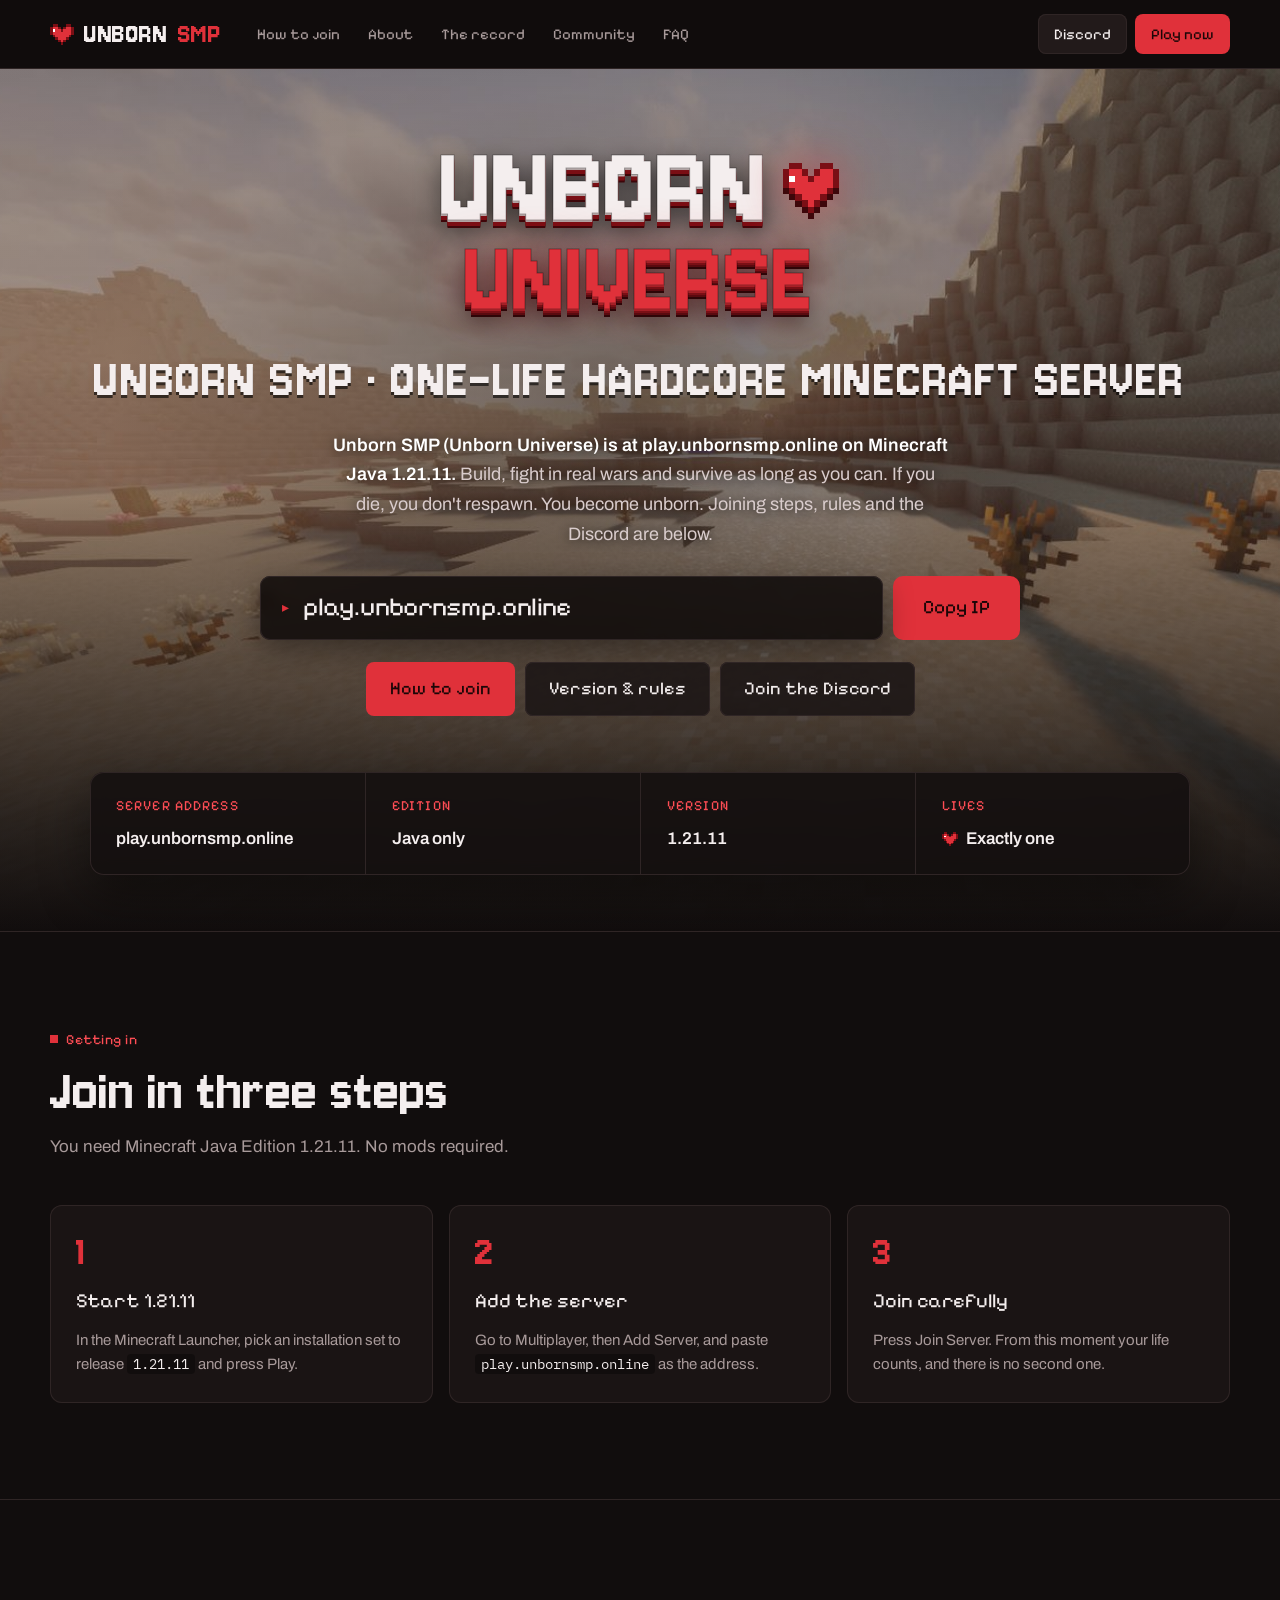
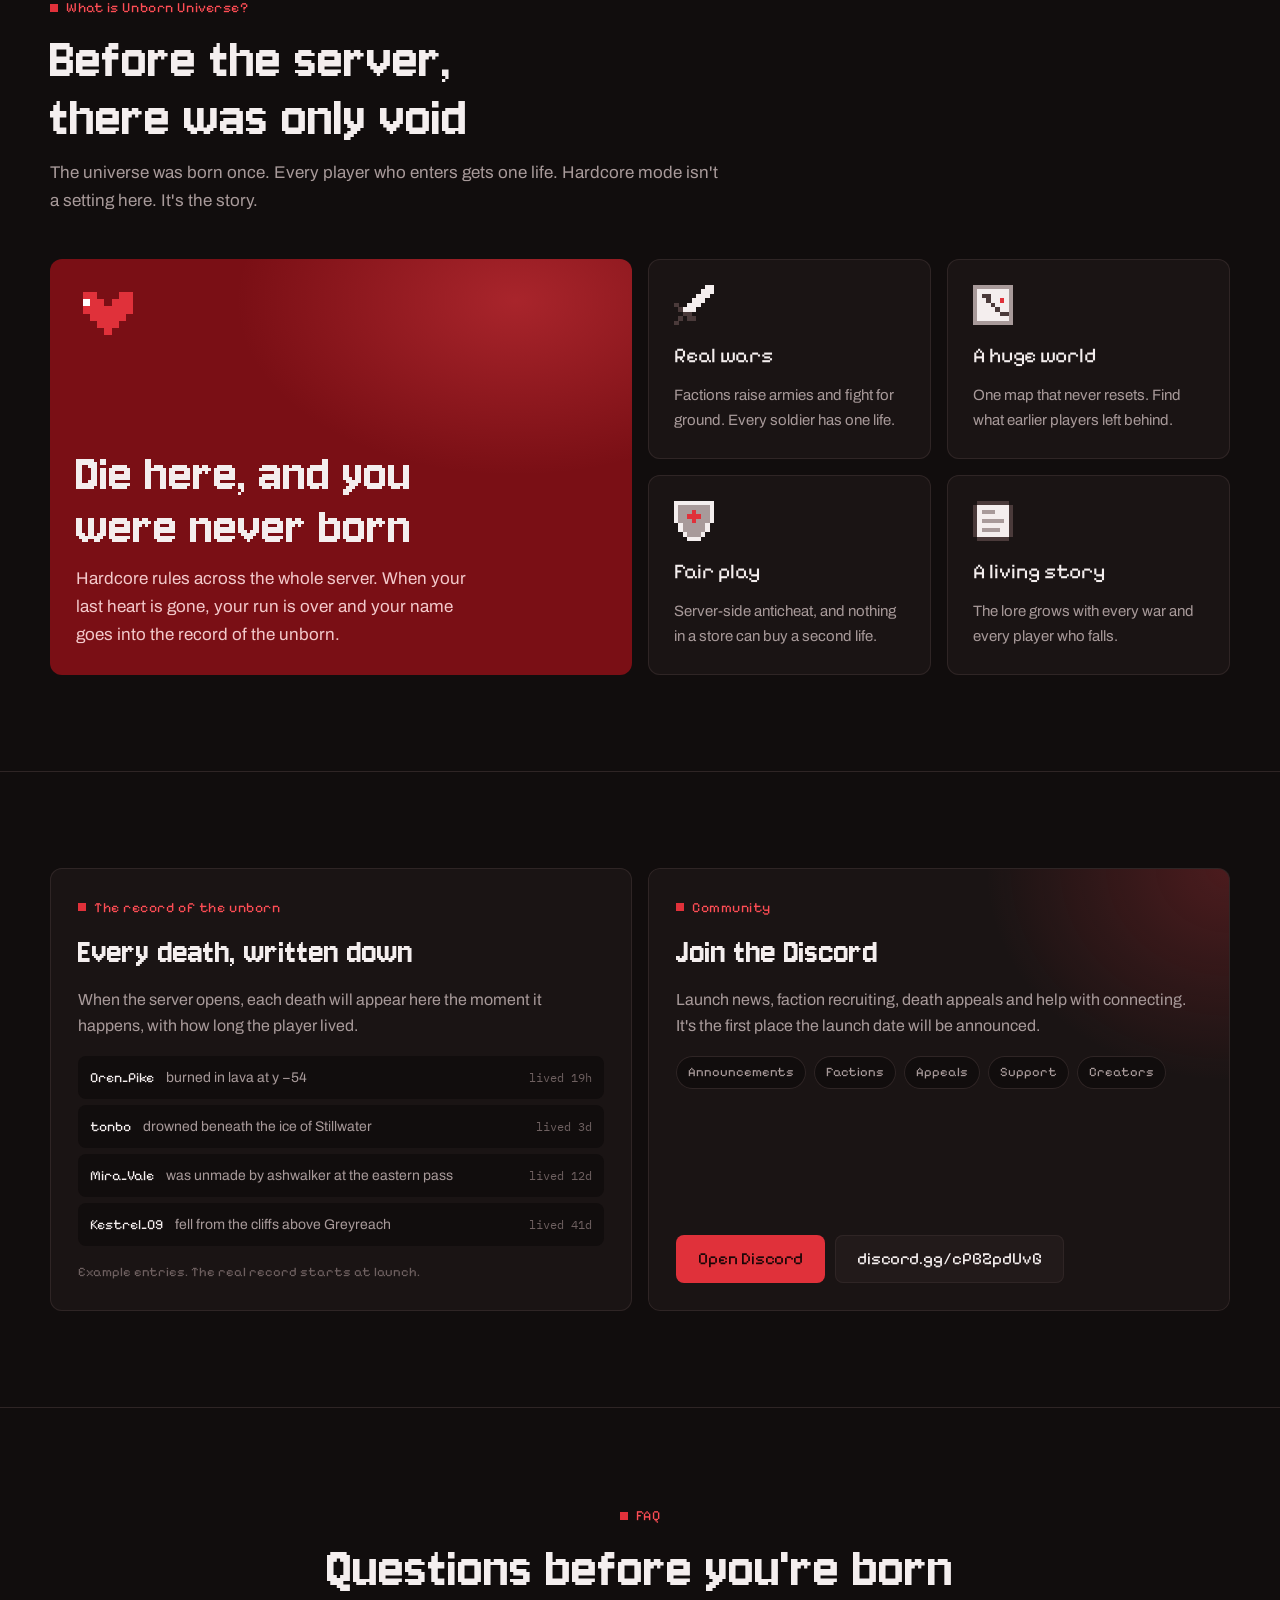
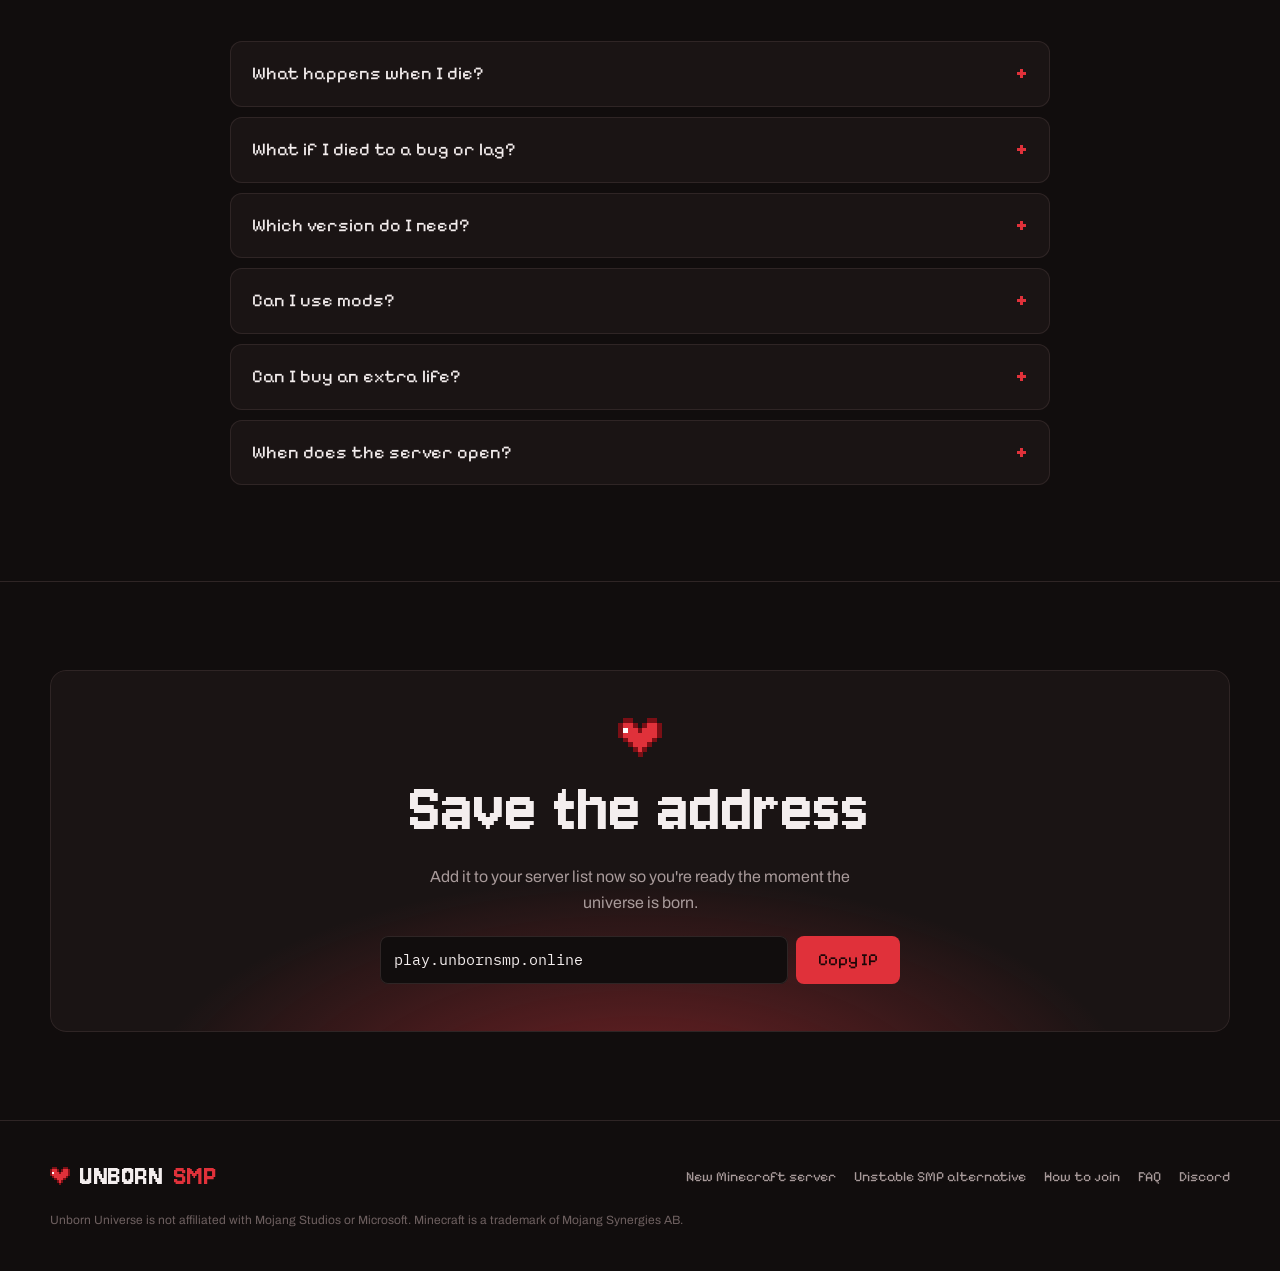
<file: index.html>
<!doctype html>
<html lang="en">
<head>
<meta charset="utf-8">
<meta name="viewport" content="width=device-width, initial-scale=1, viewport-fit=cover">
<title>Unborn SMP · One-life hardcore Minecraft server</title>
<meta name="description" content="Unborn SMP (Unborn Universe) is a one-life hardcore Minecraft server. One life, real wars, permanent death. Join at play.unbornsmp.online on Java 1.21.11.">
<link rel="canonical" href="https://unbornsmp.online/">
<meta name="robots" content="index, follow, max-image-preview:large">
<meta name="keywords" content="Unborn SMP, Unborn Universe, unbornsmp, hardcore Minecraft server, one life Minecraft server, Minecraft SMP">
<meta property="og:type" content="website">
<meta property="og:site_name" content="Unborn SMP">
<meta property="og:title" content="Unborn SMP · One life. One universe.">
<meta property="og:description" content="Unborn SMP is a one-life hardcore Minecraft server. Die here, and you were never born.">
<meta property="og:url" content="https://unbornsmp.online/">
<meta property="og:image" content="https://unbornsmp.online/assets/img/og.jpg">
<meta property="og:image:width" content="1200">
<meta property="og:image:height" content="630">
<meta property="og:image:alt" content="Unborn SMP, a one-life hardcore Minecraft server">
<meta name="twitter:card" content="summary_large_image">
<meta name="twitter:title" content="Unborn SMP · One life. One universe.">
<meta name="twitter:description" content="Unborn SMP is a one-life hardcore Minecraft server. Die here, and you were never born.">
<meta name="twitter:image" content="https://unbornsmp.online/assets/img/og.jpg">
<meta name="theme-color" content="#110d0d">
<script type="application/ld+json">
{
 "@context": "https://schema.org",
 "@graph": [
  {
   "@type": "Organization",
   "@id": "https://unbornsmp.online/#org",
   "name": "Unborn SMP",
   "alternateName": [
    "Unborn Universe",
    "UnbornSMP"
   ],
   "url": "https://unbornsmp.online/",
   "logo": "https://unbornsmp.online/assets/img/logo.png",
   "sameAs": [
    "https://discord.gg/cPBZpdUvG"
   ]
  },
  {
   "@type": "WebSite",
   "@id": "https://unbornsmp.online/#site",
   "name": "Unborn SMP",
   "alternateName": [
    "Unborn Universe",
    "unbornsmp.online"
   ],
   "url": "https://unbornsmp.online/",
   "publisher": {
    "@id": "https://unbornsmp.online/#org"
   }
  },
  {
   "@type": "WebPage",
   "@id": "https://unbornsmp.online/#home",
   "url": "https://unbornsmp.online/",
   "name": "Unborn SMP · One-life hardcore Minecraft server",
   "isPartOf": {
    "@id": "https://unbornsmp.online/#site"
   },
   "about": {
    "@id": "https://unbornsmp.online/#org"
   }
  },
  {
   "@type": "FAQPage",
   "mainEntity": [
    {
     "@type": "Question",
     "name": "What happens when I die?",
     "acceptedAnswer": {
      "@type": "Answer",
      "text": "You become unborn. You can't play on the server again, and your death is added to the record of the unborn."
     }
    },
    {
     "@type": "Question",
     "name": "What if I died to a bug or lag?",
     "acceptedAnswer": {
      "@type": "Answer",
      "text": "Open a ticket in the Discord. Staff check the logs for every appeal and can restore a player when the death wasn't fair."
     }
    },
    {
     "@type": "Question",
     "name": "Which version do I need?",
     "acceptedAnswer": {
      "@type": "Answer",
      "text": "Minecraft Java Edition 1.21.11. Full steps and fixes are on the How to join page."
     }
    },
    {
     "@type": "Question",
     "name": "Can I use mods?",
     "acceptedAnswer": {
      "@type": "Answer",
      "text": "Performance and visual mods like Sodium, Iris and shaders are fine. Hacked clients, x-ray and anything that gives an unfair edge get you banned."
     }
    },
    {
     "@type": "Question",
     "name": "Can I buy an extra life?",
     "acceptedAnswer": {
      "@type": "Answer",
      "text": "No. Nothing in the store bypasses the one-life rule."
     }
    },
    {
     "@type": "Question",
     "name": "When does the server open?",
     "acceptedAnswer": {
      "@type": "Answer",
      "text": "The launch date will be posted in the Discord first."
     }
    }
   ]
  }
 ]
}
</script>
<link rel="icon" href="data:image/svg+xml,%3Csvg xmlns='http://www.w3.org/2000/svg' viewBox='0 0 9 8' shape-rendering='crispEdges'%3E%3Cpath fill='%237a0f15' d='M1 0h2v1H1zM6 0h2v1H6zM0 1h1v3H0zM8 1h1v3H8zM4 1h1v1H4zM3 1h1v1H3zM5 1h1v1H5zM1 4h1v1H1zM7 4h1v1H7zM2 5h1v1H2zM6 5h1v1H6zM3 6h1v1H3zM5 6h1v1H5zM4 7h1v1H4z'/%3E%3Cpath fill='%23e0313a' d='M1 1h2v1H1zM6 1h2v1H6zM1 2h3v2H1zM4 2h4v2H4zM2 4h5v1H2zM3 5h3v1H3zM4 6h1v1H4z'/%3E%3Cpath fill='%23fff' d='M2 2h1v1H2z'/%3E%3C/svg%3E">
<link rel="apple-touch-icon" href="/assets/img/apple-touch-icon.png">
<link rel="preconnect" href="https://fonts.googleapis.com">
<link rel="preconnect" href="https://fonts.gstatic.com" crossorigin>
<link rel="stylesheet" href="https://fonts.googleapis.com/css2?family=Jersey+10&family=Pixelify+Sans:wght@400;500;600&family=Archivo:wght@400;500;600&family=IBM+Plex+Mono:wght@400;500&display=swap">
<link rel="stylesheet" href="/assets/site.css">
</head>
<body>

<header class="nav gutter">
  <div class="wrap">
    <a class="brand" href="/"><span class="heart" data-heart="24"></span>UNBORN<b>SMP</b></a>
    <button class="btn btn-ghost btn-sm burger" id="burger" aria-expanded="false" aria-controls="links">Menu</button>
    <nav class="links" id="links" aria-label="Site">
      <a href="/how-to-join/">How to join</a>
      <a href="#about">About</a>
      <a href="#record">The record</a>
      <a href="#community">Community</a>
      <a href="#faq">FAQ</a>
    </nav>
    <div class="nav-actions">
      <a class="btn btn-ghost btn-sm" href="https://discord.gg/cPBZpdUvG" target="_blank" rel="noopener">Discord</a>
      <a class="btn btn-red btn-sm" href="/how-to-join/">Play now</a>
    </div>
  </div>
</header>

<section class="stage gutter">
  <div class="wrap">
    <div class="wordmark reveal" role="img" aria-label="Unborn SMP · Unborn Universe">
      <span class="wm-top">UNBORN</span>
      <span class="wm-heart heart" data-heart="56"></span>
      <span class="wm-bottom">UNIVERSE</span>
    </div>
    <h1 class="reveal d1">Unborn SMP · One-life hardcore Minecraft server</h1>
    <p class="lede reveal d2"><strong>Unborn SMP (Unborn Universe) is at play.unbornsmp.online on Minecraft Java 1.21.11.</strong> Build, fight in real wars and survive as long as you can. If you die, you don't respawn. You become unborn. Joining steps, rules and the Discord are below.</p>
    <div class="bigip reveal d3">
      <div class="field"><span class="caret" aria-hidden="true">▸</span><code>play.unbornsmp.online</code></div>
      <button class="btn btn-red" data-copy="play.unbornsmp.online">Copy IP</button>
    </div>
    <div class="cta reveal d3">
      <a class="btn btn-red" href="/how-to-join/">How to join</a>
      <a class="btn btn-ghost" href="/how-to-join/#before">Version &amp; rules</a>
      <a class="btn btn-ghost" href="https://discord.gg/cPBZpdUvG" target="_blank" rel="noopener">Join the Discord</a>
    </div>
  </div>
  <div class="wrap">
    <dl class="strip reveal d4">
      <div><dt>Server address</dt><dd>play.unbornsmp.online</dd></div>
      <div><dt>Edition</dt><dd>Java only</dd></div>
      <div><dt>Version</dt><dd>1.21.11</dd></div>
      <div><dt>Lives</dt><dd><span class="heart" data-heart="16"></span> Exactly one</dd></div>
    </dl>
  </div>
</section>

<section class="sec gutter" id="join">
  <div class="wrap">
    <div class="sec-head">
      <span class="eyebrow">Getting in</span>
      <h2>Join in three steps</h2>
      <p>You need Minecraft Java Edition 1.21.11. No mods required.</p>
    </div>
    <div class="steps3">
      <div class="step"><h3>Start 1.21.11</h3><p>In the Minecraft Launcher, pick an installation set to release <code>1.21.11</code> and press Play.</p></div>
      <div class="step"><h3>Add the server</h3><p>Go to Multiplayer, then Add Server, and paste <code>play.unbornsmp.online</code> as the address.</p></div>
      <div class="step"><h3>Join carefully</h3><p>Press Join Server. From this moment your life counts, and there is no second one.</p></div>
    </div>
  </div>
</section>

<section class="sec gutter" id="about">
  <div class="wrap">
    <div class="sec-head">
      <span class="eyebrow">What is Unborn Universe?</span>
      <h2>Before the server, there was only void</h2>
      <p>The universe was born once. Every player who enters gets one life. Hardcore mode isn't a setting here. It's the story.</p>
    </div>
    <div class="bento">
      <article class="tile hero-tile">
        <span class="big-heart heart" data-heart="64"></span>
        <h3>Die here, and you were never born</h3>
        <p>Hardcore rules across the whole server. When your last heart is gone, your run is over and your name goes into the record of the unborn.</p>
      </article>
      <article class="tile"><span class="ico" data-icon="sword"></span><h3>Real wars</h3><p>Factions raise armies and fight for ground. Every soldier has one life.</p></article>
      <article class="tile"><span class="ico" data-icon="map"></span><h3>A huge world</h3><p>One map that never resets. Find what earlier players left behind.</p></article>
      <article class="tile"><span class="ico" data-icon="shield"></span><h3>Fair play</h3><p>Server-side anticheat, and nothing in a store can buy a second life.</p></article>
      <article class="tile"><span class="ico" data-icon="book"></span><h3>A living story</h3><p>The lore grows with every war and every player who falls.</p></article>
    </div>
  </div>
</section>

<section class="sec gutter" id="record">
  <div class="wrap split" id="community">
    <div class="panel">
      <span class="eyebrow">The record of the unborn</span>
      <h3>Every death, written down</h3>
      <p>When the server opens, each death will appear here the moment it happens, with how long the player lived.</p>
      <ul class="feed" id="feed" aria-label="Example death feed"></ul>
      <span class="note">Example entries. The real record starts at launch.</span>
    </div>
    <div class="panel discord-panel">
      <span class="eyebrow">Community</span>
      <h3>Join the Discord</h3>
      <p>Launch news, faction recruiting, death appeals and help with connecting. It's the first place the launch date will be announced.</p>
      <div class="chips"><span>Announcements</span><span>Factions</span><span>Appeals</span><span>Support</span><span>Creators</span></div>
      <div class="row">
        <a class="btn btn-red" href="https://discord.gg/cPBZpdUvG" target="_blank" rel="noopener">Open Discord</a>
        <a class="btn btn-ghost" href="https://discord.gg/cPBZpdUvG" target="_blank" rel="noopener">discord.gg/cPBZpdUvG</a>
      </div>
    </div>
  </div>
</section>

<section class="sec gutter" id="faq">
  <div class="wrap">
    <div class="sec-head center"><span class="eyebrow">FAQ</span><h2>Questions before you're born</h2></div>
    <div class="faq">
      <details class="q"><summary>What happens when I die?</summary><p>You become unborn. You can't play on the server again, and your death is added to the record of the unborn.</p></details>
      <details class="q"><summary>What if I died to a bug or lag?</summary><p>Open a ticket in the Discord. Staff check the logs for every appeal and can restore a player when the death wasn't fair.</p></details>
      <details class="q"><summary>Which version do I need?</summary><p>Minecraft Java Edition <code>1.21.11</code>. Full steps and fixes are on the <a href="/how-to-join/">How to join</a> page.</p></details>
      <details class="q"><summary>Can I use mods?</summary><p>Performance and visual mods like Sodium, Iris and shaders are fine. Hacked clients, x-ray and anything that gives an unfair edge get you banned.</p></details>
      <details class="q"><summary>Can I buy an extra life?</summary><p>No. Nothing in the store bypasses the one-life rule.</p></details>
      <details class="q"><summary>When does the server open?</summary><p>The launch date will be posted in the Discord first.</p></details>
    </div>
  </div>
</section>

<section class="save gutter">
  <div class="wrap">
    <div class="box">
      <span class="heart" data-heart="44"></span>
      <h2>Save the address</h2>
      <p>Add it to your server list now so you're ready the moment the universe is born.</p>
      <div class="ip"><code>play.unbornsmp.online</code><button class="btn btn-red" data-copy="play.unbornsmp.online">Copy IP</button></div>
    </div>
  </div>
</section>

<footer class="foot gutter">
  <div class="wrap">
    <a class="brand" href="/"><span class="heart" data-heart="20"></span>UNBORN<b>SMP</b></a>
    <nav aria-label="Footer">
      <a href="/new-minecraft-server/">New Minecraft server</a>
      <a href="/unstable-smp-alternative/">Unstable SMP alternative</a>
      <a href="/how-to-join/">How to join</a>
      <a href="#faq">FAQ</a>
      <a href="https://discord.gg/cPBZpdUvG" target="_blank" rel="noopener">Discord</a>
    </nav>
    <p class="fine">Unborn Universe is not affiliated with Mojang Studios or Microsoft. Minecraft is a trademark of Mojang Synergies AB.</p>
  </div>
</footer>

<div class="toast" id="toast" role="status" aria-live="polite"></div>
<script src="/assets/site.js"></script>
</body>
</html>
</file>
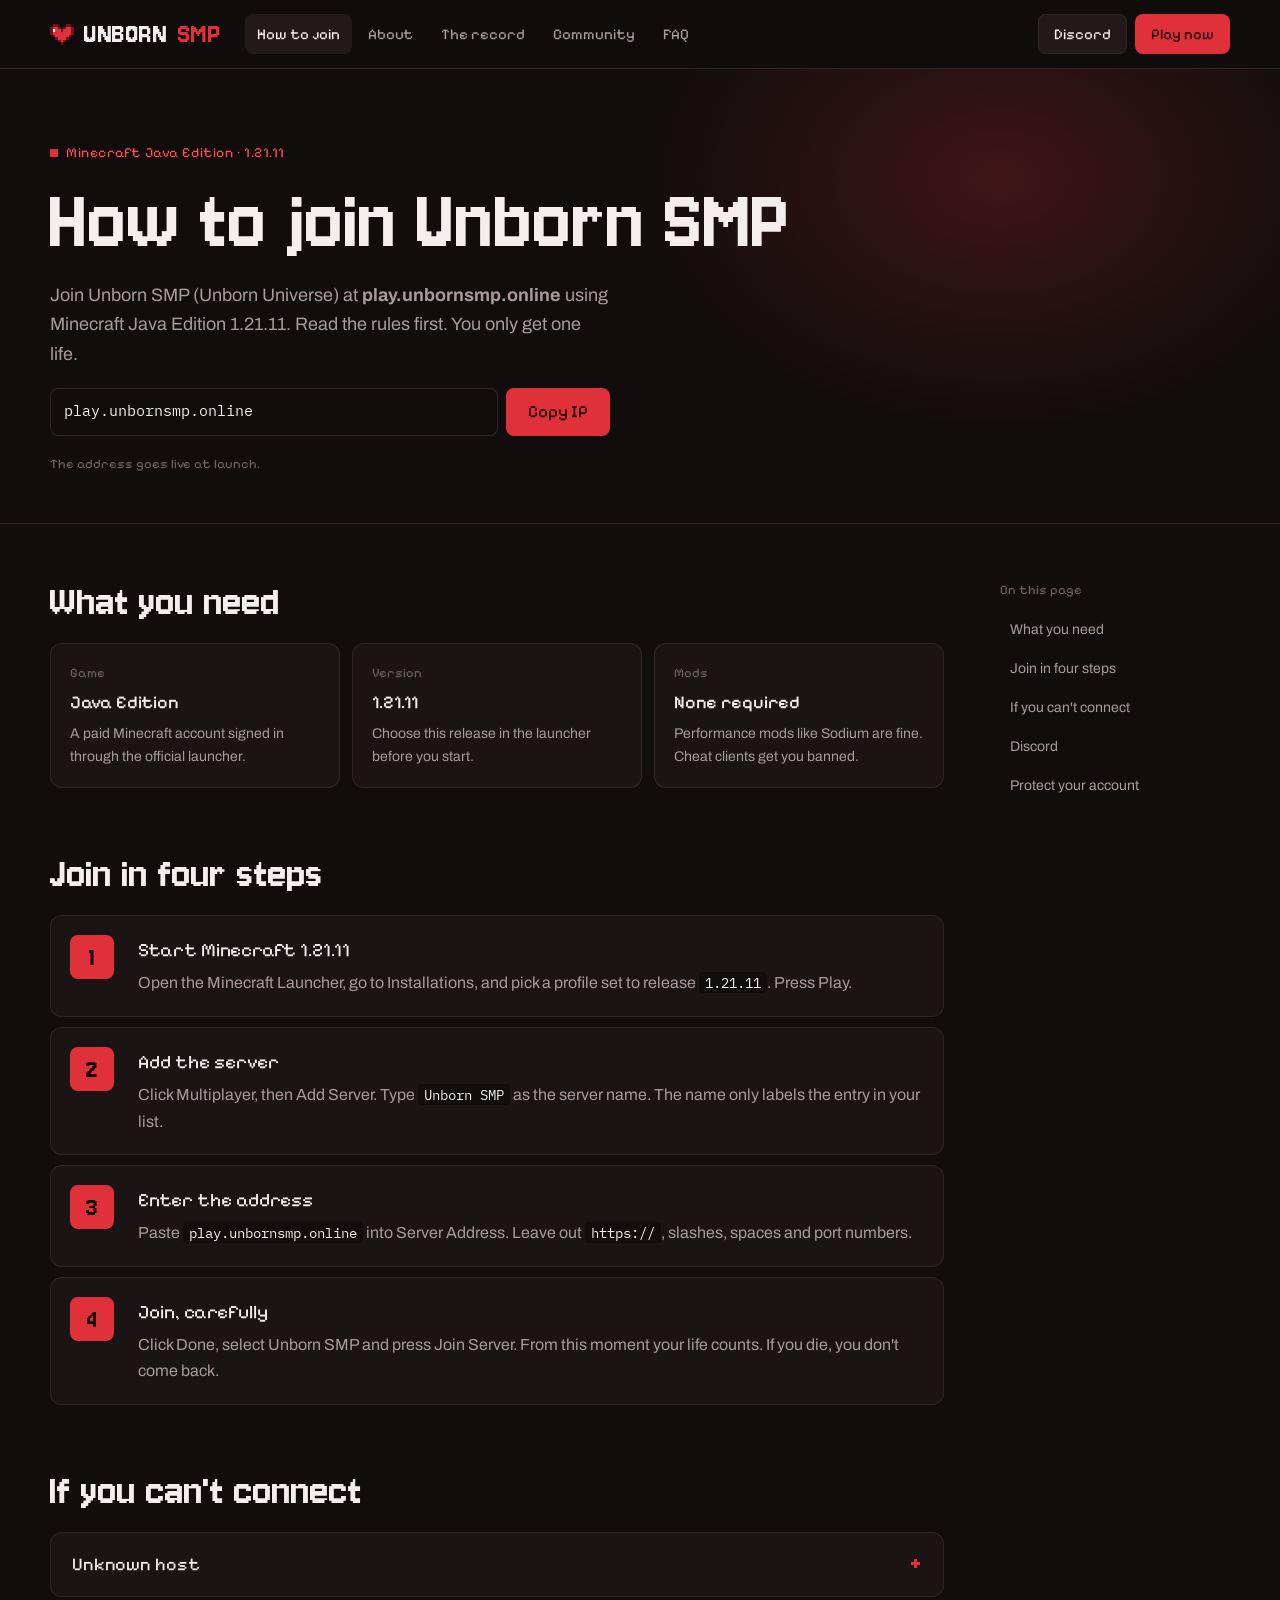
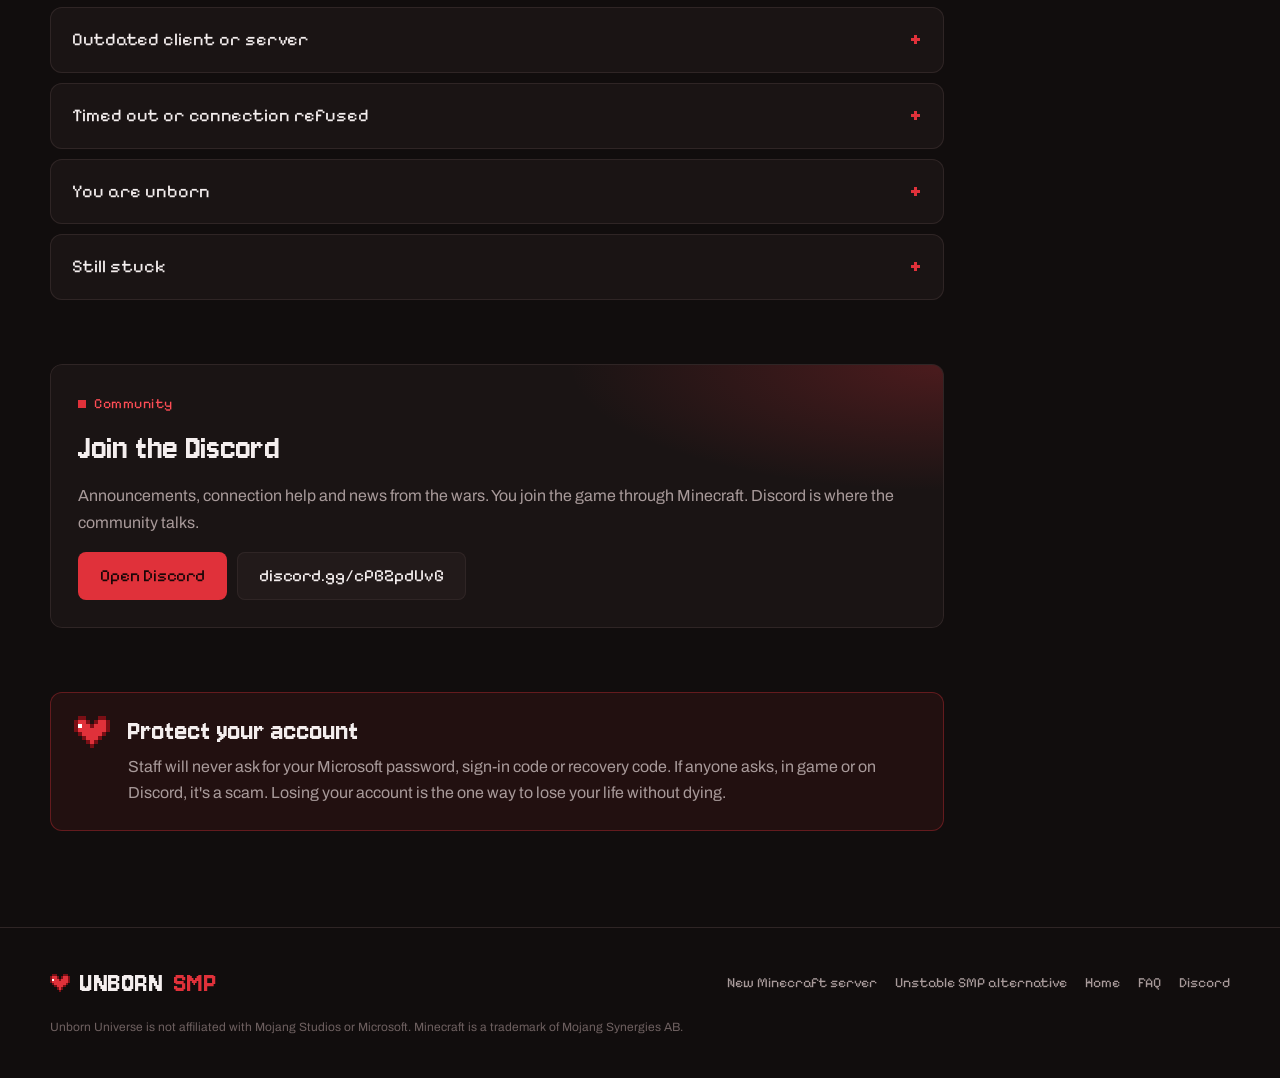
<file: how-to-join/index.html>
<!doctype html>
<html lang="en">
<head>
<meta charset="utf-8">
<meta name="viewport" content="width=device-width, initial-scale=1, viewport-fit=cover">
<title>How to join Unborn SMP · Server IP & version</title>
<meta name="description" content="How to join Unborn SMP: the server IP play.unbornsmp.online, Minecraft Java 1.21.11 setup steps, connection fixes and the Discord invite.">
<link rel="canonical" href="https://unbornsmp.online/how-to-join/">
<meta name="robots" content="index, follow, max-image-preview:large">
<meta name="keywords" content="Unborn SMP, Unborn Universe, unbornsmp, hardcore Minecraft server, one life Minecraft server, Minecraft SMP">
<meta property="og:type" content="website">
<meta property="og:site_name" content="Unborn SMP">
<meta property="og:title" content="How to join Unborn SMP">
<meta property="og:description" content="Server IP play.unbornsmp.online, Java 1.21.11 join steps and connection fixes.">
<meta property="og:url" content="https://unbornsmp.online/how-to-join/">
<meta property="og:image" content="https://unbornsmp.online/assets/img/og.jpg">
<meta property="og:image:width" content="1200">
<meta property="og:image:height" content="630">
<meta property="og:image:alt" content="Unborn SMP, a one-life hardcore Minecraft server">
<meta name="twitter:card" content="summary_large_image">
<meta name="twitter:title" content="How to join Unborn SMP">
<meta name="twitter:description" content="Server IP play.unbornsmp.online, Java 1.21.11 join steps and connection fixes.">
<meta name="twitter:image" content="https://unbornsmp.online/assets/img/og.jpg">
<meta name="theme-color" content="#110d0d">
<script type="application/ld+json">
{
 "@context": "https://schema.org",
 "@graph": [
  {
   "@type": "Organization",
   "@id": "https://unbornsmp.online/#org",
   "name": "Unborn SMP",
   "alternateName": [
    "Unborn Universe",
    "UnbornSMP"
   ],
   "url": "https://unbornsmp.online/",
   "logo": "https://unbornsmp.online/assets/img/logo.png",
   "sameAs": [
    "https://discord.gg/cPBZpdUvG"
   ]
  },
  {
   "@type": "WebSite",
   "@id": "https://unbornsmp.online/#site",
   "name": "Unborn SMP",
   "alternateName": [
    "Unborn Universe",
    "unbornsmp.online"
   ],
   "url": "https://unbornsmp.online/",
   "publisher": {
    "@id": "https://unbornsmp.online/#org"
   }
  },
  {
   "@type": "HowTo",
   "name": "How to join Unborn SMP",
   "description": "Join the Unborn SMP Minecraft server with Java Edition 1.21.11.",
   "step": [
    {
     "@type": "HowToStep",
     "position": 1,
     "name": "Start Minecraft 1.21.11",
     "text": "Open the Minecraft Launcher and pick an installation set to release 1.21.11, then press Play."
    },
    {
     "@type": "HowToStep",
     "position": 2,
     "name": "Add the server",
     "text": "Click Multiplayer, then Add Server, and name it Unborn SMP."
    },
    {
     "@type": "HowToStep",
     "position": 3,
     "name": "Enter the address",
     "text": "Type play.unbornsmp.online as the Server Address, with no https://, slash or port."
    },
    {
     "@type": "HowToStep",
     "position": 4,
     "name": "Join",
     "text": "Click Done, select Unborn SMP and press Join Server."
    }
   ]
  },
  {
   "@type": "BreadcrumbList",
   "itemListElement": [
    {
     "@type": "ListItem",
     "position": 1,
     "name": "Unborn SMP",
     "item": "https://unbornsmp.online/"
    },
    {
     "@type": "ListItem",
     "position": 2,
     "name": "How to join",
     "item": "https://unbornsmp.online/how-to-join/"
    }
   ]
  }
 ]
}
</script>
<link rel="icon" href="data:image/svg+xml,%3Csvg xmlns='http://www.w3.org/2000/svg' viewBox='0 0 9 8' shape-rendering='crispEdges'%3E%3Cpath fill='%237a0f15' d='M1 0h2v1H1zM6 0h2v1H6zM0 1h1v3H0zM8 1h1v3H8zM4 1h1v1H4zM3 1h1v1H3zM5 1h1v1H5zM1 4h1v1H1zM7 4h1v1H7zM2 5h1v1H2zM6 5h1v1H6zM3 6h1v1H3zM5 6h1v1H5zM4 7h1v1H4z'/%3E%3Cpath fill='%23e0313a' d='M1 1h2v1H1zM6 1h2v1H6zM1 2h3v2H1zM4 2h4v2H4zM2 4h5v1H2zM3 5h3v1H3zM4 6h1v1H4z'/%3E%3Cpath fill='%23fff' d='M2 2h1v1H2z'/%3E%3C/svg%3E">
<link rel="apple-touch-icon" href="/assets/img/apple-touch-icon.png">
<link rel="preconnect" href="https://fonts.googleapis.com">
<link rel="preconnect" href="https://fonts.gstatic.com" crossorigin>
<link rel="stylesheet" href="https://fonts.googleapis.com/css2?family=Jersey+10&family=Pixelify+Sans:wght@400;500;600&family=Archivo:wght@400;500;600&family=IBM+Plex+Mono:wght@400;500&display=swap">
<link rel="stylesheet" href="/assets/site.css">
</head>
<body>

<header class="nav gutter">
  <div class="wrap">
    <a class="brand" href="/"><span class="heart" data-heart="24"></span>UNBORN<b>SMP</b></a>
    <button class="btn btn-ghost btn-sm burger" id="burger" aria-expanded="false" aria-controls="links">Menu</button>
    <nav class="links" id="links" aria-label="Site">
      <a href="/how-to-join/" aria-current="page">How to join</a>
      <a href="/#about">About</a>
      <a href="/#record">The record</a>
      <a href="/#community">Community</a>
      <a href="/#faq">FAQ</a>
    </nav>
    <div class="nav-actions">
      <a class="btn btn-ghost btn-sm" href="https://discord.gg/cPBZpdUvG" target="_blank" rel="noopener">Discord</a>
      <a class="btn btn-red btn-sm" href="#steps">Play now</a>
    </div>
  </div>
</header>

<section class="page-head gutter">
  <div class="wrap">
    <span class="eyebrow">Minecraft Java Edition · 1.21.11</span>
    <h1>How to join Unborn SMP</h1>
    <p class="lede">Join Unborn SMP (Unborn Universe) at <strong>play.unbornsmp.online</strong> using Minecraft Java Edition 1.21.11. Read the rules first. You only get one life.</p>
    <div class="ip"><code>play.unbornsmp.online</code><button class="btn btn-red" data-copy="play.unbornsmp.online">Copy IP</button></div>
    <span class="note">The address goes live at launch.</span>
  </div>
</section>

<div class="guide gutter">
  <div class="wrap">
    <main>
      <section id="before">
        <h2>What you need</h2>
        <div class="needs">
          <div><span>Game</span><b>Java Edition</b><p>A paid Minecraft account signed in through the official launcher.</p></div>
          <div><span>Version</span><b>1.21.11</b><p>Choose this release in the launcher before you start.</p></div>
          <div><span>Mods</span><b>None required</b><p>Performance mods like Sodium are fine. Cheat clients get you banned.</p></div>
        </div>
      </section>

      <section id="steps">
        <h2>Join in four steps</h2>
        <ol class="steps">
          <li><div><h3>Start Minecraft 1.21.11</h3><p>Open the Minecraft Launcher, go to Installations, and pick a profile set to release <code>1.21.11</code>. Press Play.</p></div></li>
          <li><div><h3>Add the server</h3><p>Click Multiplayer, then Add Server. Type <code>Unborn SMP</code> as the server name. The name only labels the entry in your list.</p></div></li>
          <li><div><h3>Enter the address</h3><p>Paste <code>play.unbornsmp.online</code> into Server Address. Leave out <code>https://</code>, slashes, spaces and port numbers.</p></div></li>
          <li><div><h3>Join, carefully</h3><p>Click Done, select Unborn SMP and press Join Server. From this moment your life counts. If you die, you don't come back.</p></div></li>
        </ol>
      </section>

      <section id="fixes">
        <h2>If you can't connect</h2>
        <div class="faq" style="margin:0;max-width:none">
          <details class="q"><summary>Unknown host</summary><p>The address is spelled wrong or has extra text. Type <code>play.unbornsmp.online</code> again with no prefix, slash or port. If it still fails, check the Discord in case the server is down.</p></details>
          <details class="q"><summary>Outdated client or server</summary><p>Your game is on a different release. Set your installation to <code>1.21.11</code> in the launcher and start again.</p></details>
          <details class="q"><summary>Timed out or connection refused</summary><p>The server is probably restarting. Wait a minute and try again. You don't need to forward ports on your router.</p></details>
          <details class="q"><summary>You are unborn</summary><p>You died, so the server won't let you play again. If the death was caused by a bug or a false anticheat flag, open a ticket in the Discord. Staff review every appeal and can restore a player.</p></details>
          <details class="q"><summary>Still stuck</summary><p>Post in the Discord support channel with the exact error, your Minecraft version and the address you typed. Hide personal details in screenshots.</p></details>
        </div>
      </section>

      <section id="discord">
        <div class="panel discord-panel">
          <span class="eyebrow">Community</span>
          <h3>Join the Discord</h3>
          <p>Announcements, connection help and news from the wars. You join the game through Minecraft. Discord is where the community talks.</p>
          <div class="row"><a class="btn btn-red" href="https://discord.gg/cPBZpdUvG" target="_blank" rel="noopener">Open Discord</a><a class="btn btn-ghost" href="https://discord.gg/cPBZpdUvG" target="_blank" rel="noopener">discord.gg/cPBZpdUvG</a></div>
        </div>
      </section>

      <section id="account">
        <div class="warn">
          <span class="heart" data-heart="36"></span>
          <div>
            <h2>Protect your account</h2>
            <p>Staff will never ask for your Microsoft password, sign-in code or recovery code. If anyone asks, in game or on Discord, it's a scam. Losing your account is the one way to lose your life without dying.</p>
          </div>
        </div>
      </section>
    </main>

    <nav class="toc" aria-label="On this page">
      <span>On this page</span>
      <a href="#before">What you need</a>
      <a href="#steps">Join in four steps</a>
      <a href="#fixes">If you can't connect</a>
      <a href="#discord">Discord</a>
      <a href="#account">Protect your account</a>
    </nav>
  </div>
</div>

<footer class="foot gutter">
  <div class="wrap">
    <a class="brand" href="/"><span class="heart" data-heart="20"></span>UNBORN<b>SMP</b></a>
    <nav aria-label="Footer">
      <a href="/new-minecraft-server/">New Minecraft server</a>
      <a href="/unstable-smp-alternative/">Unstable SMP alternative</a>
      <a href="/">Home</a>
      <a href="/#faq">FAQ</a>
      <a href="https://discord.gg/cPBZpdUvG" target="_blank" rel="noopener">Discord</a>
    </nav>
    <p class="fine">Unborn Universe is not affiliated with Mojang Studios or Microsoft. Minecraft is a trademark of Mojang Synergies AB.</p>
  </div>
</footer>

<div class="toast" id="toast" role="status" aria-live="polite"></div>
<script src="/assets/site.js"></script>
</body>
</html>
</file>
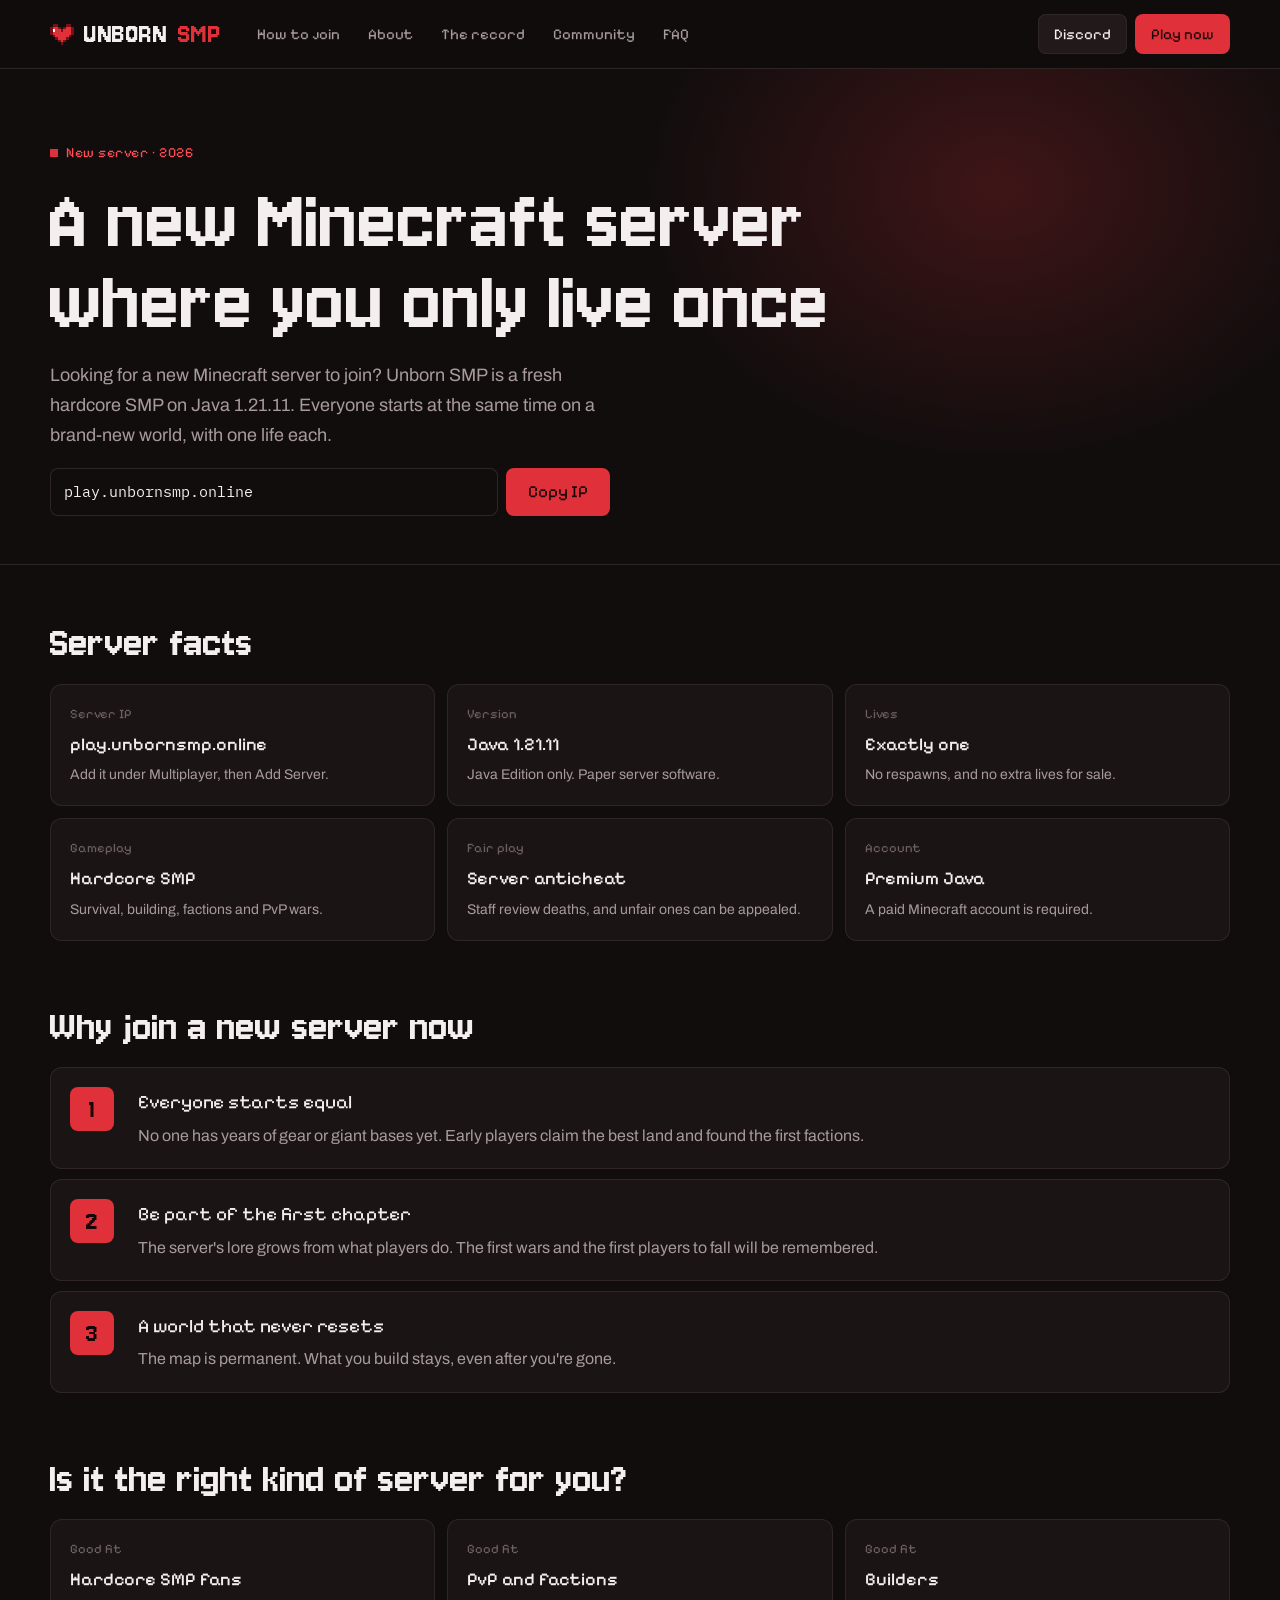
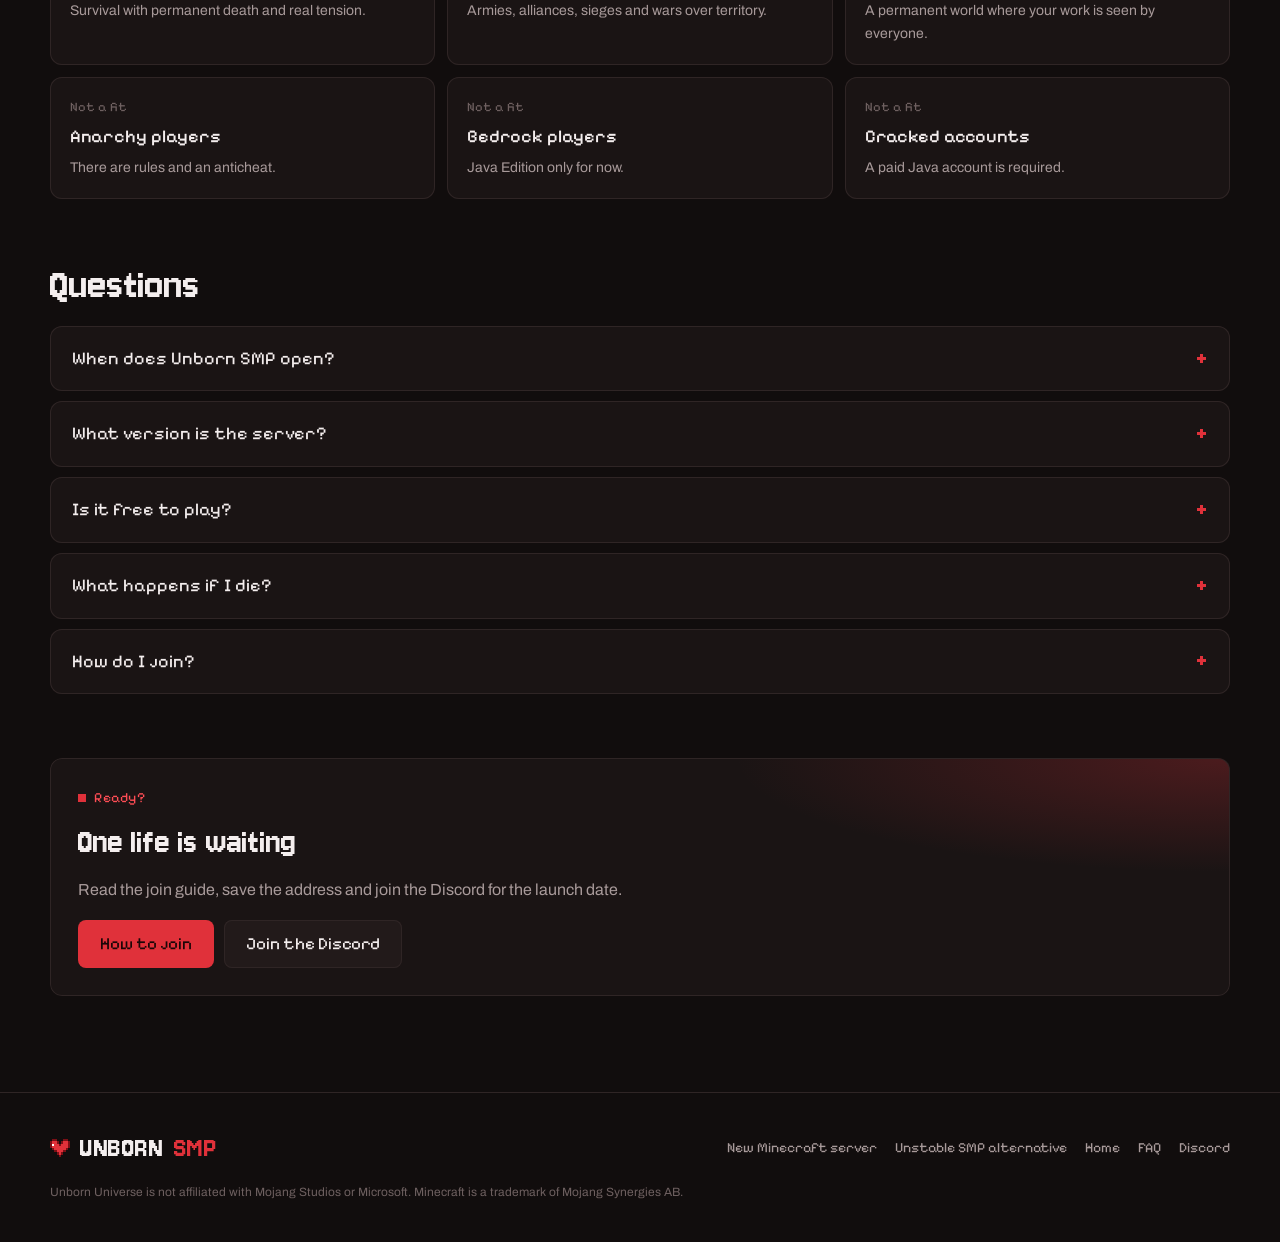
<file: new-minecraft-server/index.html>
<!doctype html>
<html lang="en">
<head>
<meta charset="utf-8">
<meta name="viewport" content="width=device-width, initial-scale=1, viewport-fit=cover">
<title>New Minecraft server to join in 2026 · Unborn SMP hardcore SMP</title>
<meta name="description" content="Unborn SMP is a new Minecraft Java 1.21.11 server opening in 2026: a one-life hardcore SMP with factions, PvP wars and a world that never resets. IP: play.unbornsmp.online.">
<link rel="canonical" href="https://unbornsmp.online/new-minecraft-server/">
<meta name="robots" content="index, follow, max-image-preview:large">
<meta property="og:type" content="article">
<meta property="og:site_name" content="Unborn SMP">
<meta property="og:title" content="A new Minecraft server for 2026: Unborn SMP">
<meta property="og:description" content="Unborn SMP is a new Minecraft Java 1.21.11 server opening in 2026: a one-life hardcore SMP with factions, PvP wars and a world that never resets. IP: play.unbornsmp.online.">
<meta property="og:url" content="https://unbornsmp.online/new-minecraft-server/">
<meta property="og:image" content="https://unbornsmp.online/assets/img/og.jpg">
<meta property="og:image:width" content="1200">
<meta property="og:image:height" content="630">
<meta name="twitter:card" content="summary_large_image">
<meta name="twitter:title" content="A new Minecraft server for 2026: Unborn SMP">
<meta name="twitter:description" content="Unborn SMP is a new Minecraft Java 1.21.11 server opening in 2026: a one-life hardcore SMP with factions, PvP wars and a world that never resets. IP: play.unbornsmp.online.">
<meta name="twitter:image" content="https://unbornsmp.online/assets/img/og.jpg">
<meta name="theme-color" content="#110d0d">
<script type="application/ld+json">
{
 "@context": "https://schema.org",
 "@graph": [
  {
   "@type": "Organization",
   "@id": "https://unbornsmp.online/#org",
   "name": "Unborn SMP",
   "alternateName": [
    "Unborn Universe",
    "UnbornSMP"
   ],
   "url": "https://unbornsmp.online/",
   "logo": "https://unbornsmp.online/assets/img/logo.png",
   "sameAs": [
    "https://discord.gg/cPBZpdUvG"
   ]
  },
  {
   "@type": "WebPage",
   "url": "https://unbornsmp.online/new-minecraft-server/",
   "name": "New Minecraft server to join in 2026 · Unborn SMP hardcore SMP",
   "description": "Unborn SMP is a new Minecraft Java 1.21.11 server opening in 2026: a one-life hardcore SMP with factions, PvP wars and a world that never resets. IP: play.unbornsmp.online.",
   "about": {
    "@id": "https://unbornsmp.online/#org"
   }
  },
  {
   "@type": "BreadcrumbList",
   "itemListElement": [
    {
     "@type": "ListItem",
     "position": 1,
     "name": "Unborn SMP",
     "item": "https://unbornsmp.online/"
    },
    {
     "@type": "ListItem",
     "position": 2,
     "name": "New Minecraft server",
     "item": "https://unbornsmp.online/new-minecraft-server/"
    }
   ]
  },
  {
   "@type": "FAQPage",
   "mainEntity": [
    {
     "@type": "Question",
     "name": "When does Unborn SMP open?",
     "acceptedAnswer": {
      "@type": "Answer",
      "text": "Unborn SMP is opening soon. The launch date will be announced in the Discord first."
     }
    },
    {
     "@type": "Question",
     "name": "What version is the server?",
     "acceptedAnswer": {
      "@type": "Answer",
      "text": "Minecraft Java Edition 1.21.11, running on Paper."
     }
    },
    {
     "@type": "Question",
     "name": "Is it free to play?",
     "acceptedAnswer": {
      "@type": "Answer",
      "text": "Yes. You need your own paid copy of Minecraft Java Edition, but joining the server is free, and nothing in a store can buy you an extra life."
     }
    },
    {
     "@type": "Question",
     "name": "What happens if I die?",
     "acceptedAnswer": {
      "@type": "Answer",
      "text": "You become unborn and can't play on the server again. If the death was caused by a bug or lag, you can appeal to staff in the Discord."
     }
    },
    {
     "@type": "Question",
     "name": "How do I join?",
     "acceptedAnswer": {
      "@type": "Answer",
      "text": "Use the address play.unbornsmp.online in Minecraft Java 1.21.11. The How to join page has the full steps."
     }
    }
   ]
  }
 ]
}
</script>
<link rel="apple-touch-icon" href="/assets/img/apple-touch-icon.png">
<link rel="preconnect" href="https://fonts.googleapis.com">
<link rel="preconnect" href="https://fonts.gstatic.com" crossorigin>
<link rel="stylesheet" href="https://fonts.googleapis.com/css2?family=Jersey+10&family=Pixelify+Sans:wght@400;500;600&family=Archivo:wght@400;500;600&family=IBM+Plex+Mono:wght@400;500&display=swap">
<link rel="stylesheet" href="/assets/site.css">
</head>
<body>

<header class="nav gutter">
  <div class="wrap">
    <a class="brand" href="/"><span class="heart" data-heart="24"></span>UNBORN<b>SMP</b></a>
    <button class="btn btn-ghost btn-sm burger" id="burger" aria-expanded="false" aria-controls="links">Menu</button>
    <nav class="links" id="links" aria-label="Site">
      <a href="/how-to-join/">How to join</a>
      <a href="/#about">About</a>
      <a href="/#record">The record</a>
      <a href="/#community">Community</a>
      <a href="/#faq">FAQ</a>
    </nav>
    <div class="nav-actions">
      <a class="btn btn-ghost btn-sm" href="https://discord.gg/cPBZpdUvG" target="_blank" rel="noopener">Discord</a>
      <a class="btn btn-red btn-sm" href="#steps">Play now</a>
    </div>
  </div>
</header>

<section class="page-head gutter">
  <div class="wrap">
    <span class="eyebrow">New server · 2026</span>
    <h1>A new Minecraft server where you only live once</h1>
    <p class="lede">Looking for a new Minecraft server to join? Unborn SMP is a fresh hardcore SMP on Java 1.21.11. Everyone starts at the same time on a brand-new world, with one life each.</p>
    <div class="ip"><code>play.unbornsmp.online</code><button class="btn btn-red" data-copy="play.unbornsmp.online">Copy IP</button></div>
  </div>
</section>

<div class="guide gutter">
  <div class="wrap" style="grid-template-columns:1fr">
    <main>
      <section id="facts">
        <h2>Server facts</h2>
        <div class="needs">
          <div><span>Server IP</span><b>play.unbornsmp.online</b><p>Add it under Multiplayer, then Add Server.</p></div>
          <div><span>Version</span><b>Java 1.21.11</b><p>Java Edition only. Paper server software.</p></div>
          <div><span>Lives</span><b>Exactly one</b><p>No respawns, and no extra lives for sale.</p></div>
          <div><span>Gameplay</span><b>Hardcore SMP</b><p>Survival, building, factions and PvP wars.</p></div>
          <div><span>Fair play</span><b>Server anticheat</b><p>Staff review deaths, and unfair ones can be appealed.</p></div>
          <div><span>Account</span><b>Premium Java</b><p>A paid Minecraft account is required.</p></div>
        </div>
      </section>

      <section id="start">
        <h2>Why join a new server now</h2>
        <ol class="steps">
          <li><div><h3>Everyone starts equal</h3><p>No one has years of gear or giant bases yet. Early players claim the best land and found the first factions.</p></div></li>
          <li><div><h3>Be part of the first chapter</h3><p>The server's lore grows from what players do. The first wars and the first players to fall will be remembered.</p></div></li>
          <li><div><h3>A world that never resets</h3><p>The map is permanent. What you build stays, even after you're gone.</p></div></li>
        </ol>
      </section>

      <section id="types">
        <h2>Is it the right kind of server for you?</h2>
        <div class="needs">
          <div><span>Good fit</span><b>Hardcore SMP fans</b><p>Survival with permanent death and real tension.</p></div>
          <div><span>Good fit</span><b>PvP and factions</b><p>Armies, alliances, sieges and wars over territory.</p></div>
          <div><span>Good fit</span><b>Builders</b><p>A permanent world where your work is seen by everyone.</p></div>
          <div><span>Not a fit</span><b>Anarchy players</b><p>There are rules and an anticheat.</p></div>
          <div><span>Not a fit</span><b>Bedrock players</b><p>Java Edition only for now.</p></div>
          <div><span>Not a fit</span><b>Cracked accounts</b><p>A paid Java account is required.</p></div>
        </div>
      </section>

      <section id="faq">
        <h2>Questions</h2>
        <div class="faq" style="margin:0;max-width:none">
          <details class="q"><summary>When does Unborn SMP open?</summary><p>Unborn SMP is opening soon. The launch date will be announced in the Discord first.</p></details>
          <details class="q"><summary>What version is the server?</summary><p>Minecraft Java Edition 1.21.11, running on Paper.</p></details>
          <details class="q"><summary>Is it free to play?</summary><p>Yes. You need your own paid copy of Minecraft Java Edition, but joining the server is free, and nothing in a store can buy you an extra life.</p></details>
          <details class="q"><summary>What happens if I die?</summary><p>You become unborn and can't play on the server again. If the death was caused by a bug or lag, you can appeal to staff in the Discord.</p></details>
          <details class="q"><summary>How do I join?</summary><p>Use the address <code>play.unbornsmp.online</code> in Minecraft Java 1.21.11. The <a href="/how-to-join/">How to join</a> page has the full steps.</p></details>
        </div>
      </section>

      <section>
        <div class="panel discord-panel">
          <span class="eyebrow">Ready?</span>
          <h3>One life is waiting</h3>
          <p>Read the join guide, save the address and join the Discord for the launch date.</p>
          <div class="row"><a class="btn btn-red" href="/how-to-join/">How to join</a><a class="btn btn-ghost" href="https://discord.gg/cPBZpdUvG" target="_blank" rel="noopener">Join the Discord</a></div>
        </div>
      </section>
    </main>
  </div>
</div>

<footer class="foot gutter">
  <div class="wrap">
    <a class="brand" href="/"><span class="heart" data-heart="20"></span>UNBORN<b>SMP</b></a>
    <nav aria-label="Footer">
      <a href="/new-minecraft-server/">New Minecraft server</a>
      <a href="/unstable-smp-alternative/">Unstable SMP alternative</a>
      <a href="/">Home</a>
      <a href="/#faq">FAQ</a>
      <a href="https://discord.gg/cPBZpdUvG" target="_blank" rel="noopener">Discord</a>
    </nav>
    <p class="fine">Unborn Universe is not affiliated with Mojang Studios or Microsoft. Minecraft is a trademark of Mojang Synergies AB.</p>
  </div>
</footer>

<div class="toast" id="toast" role="status" aria-live="polite"></div>
<script src="/assets/site.js"></script>
</body>
</html>
</file>
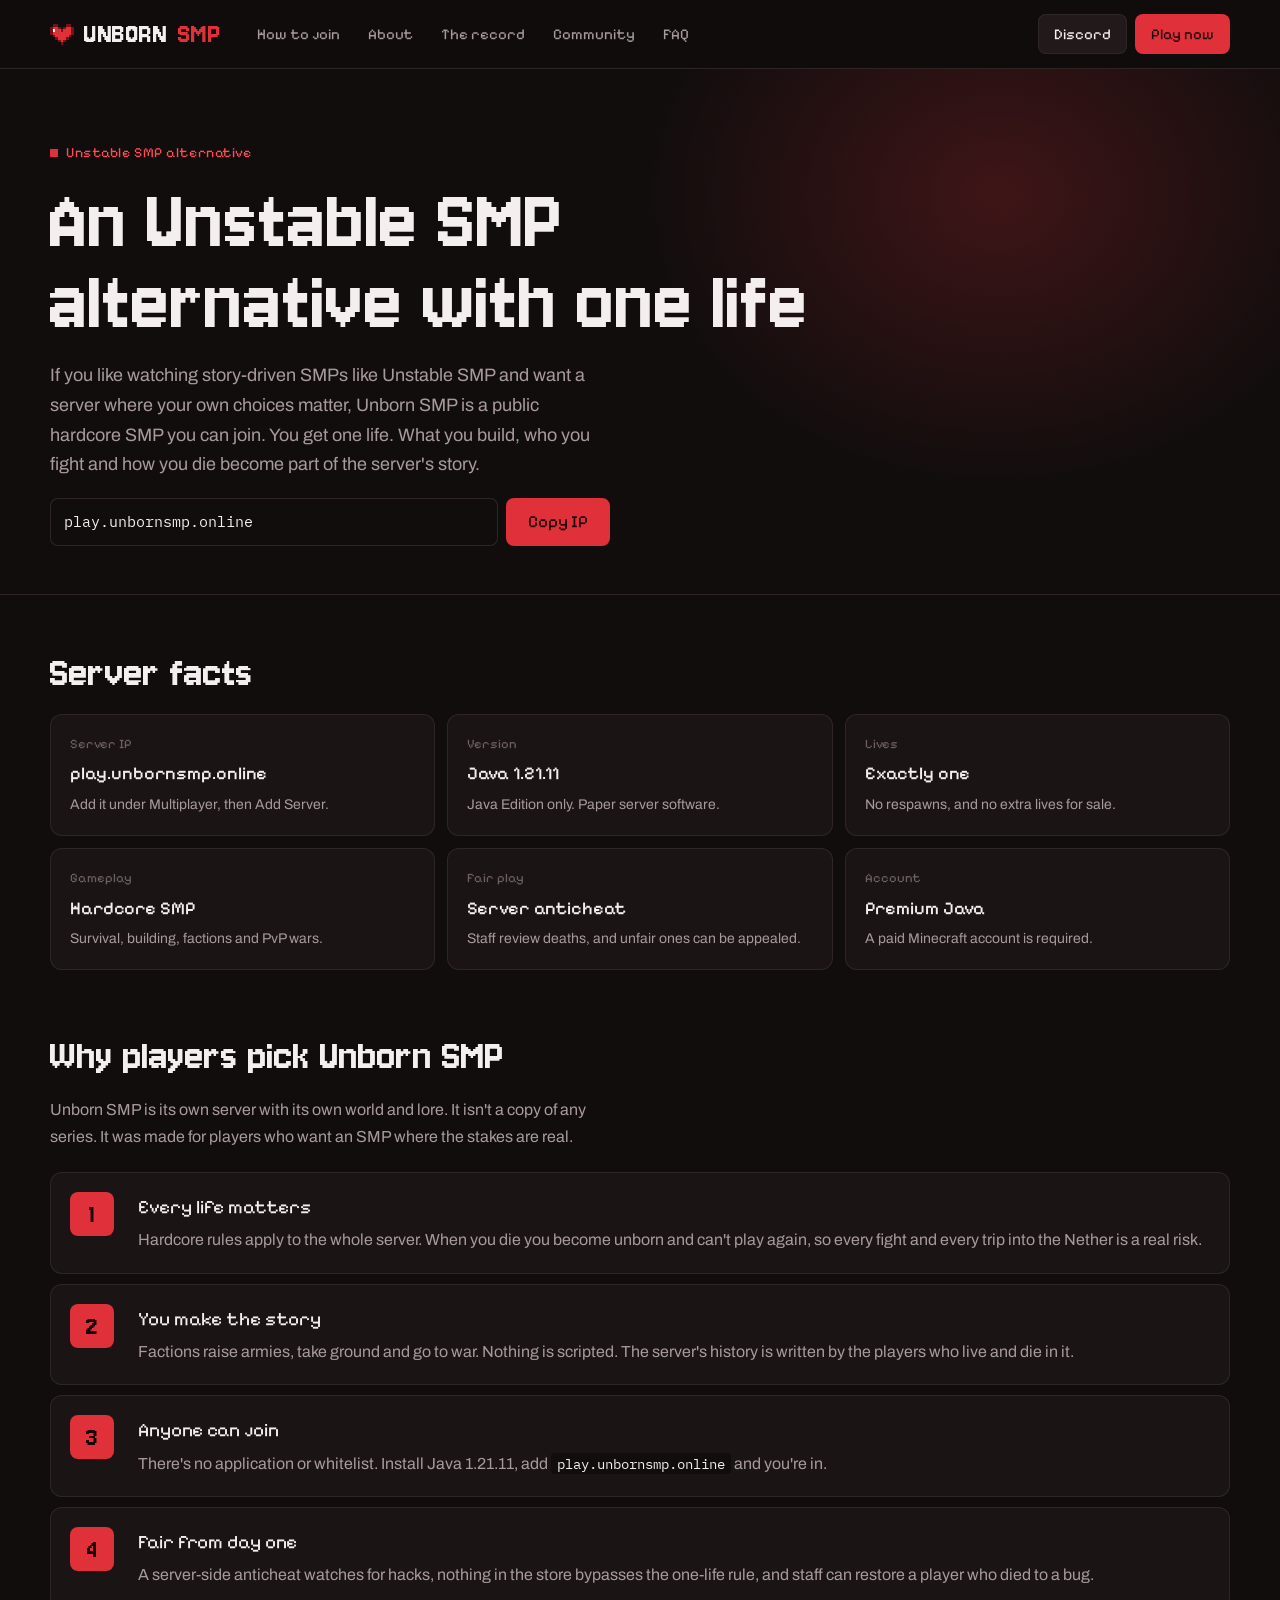
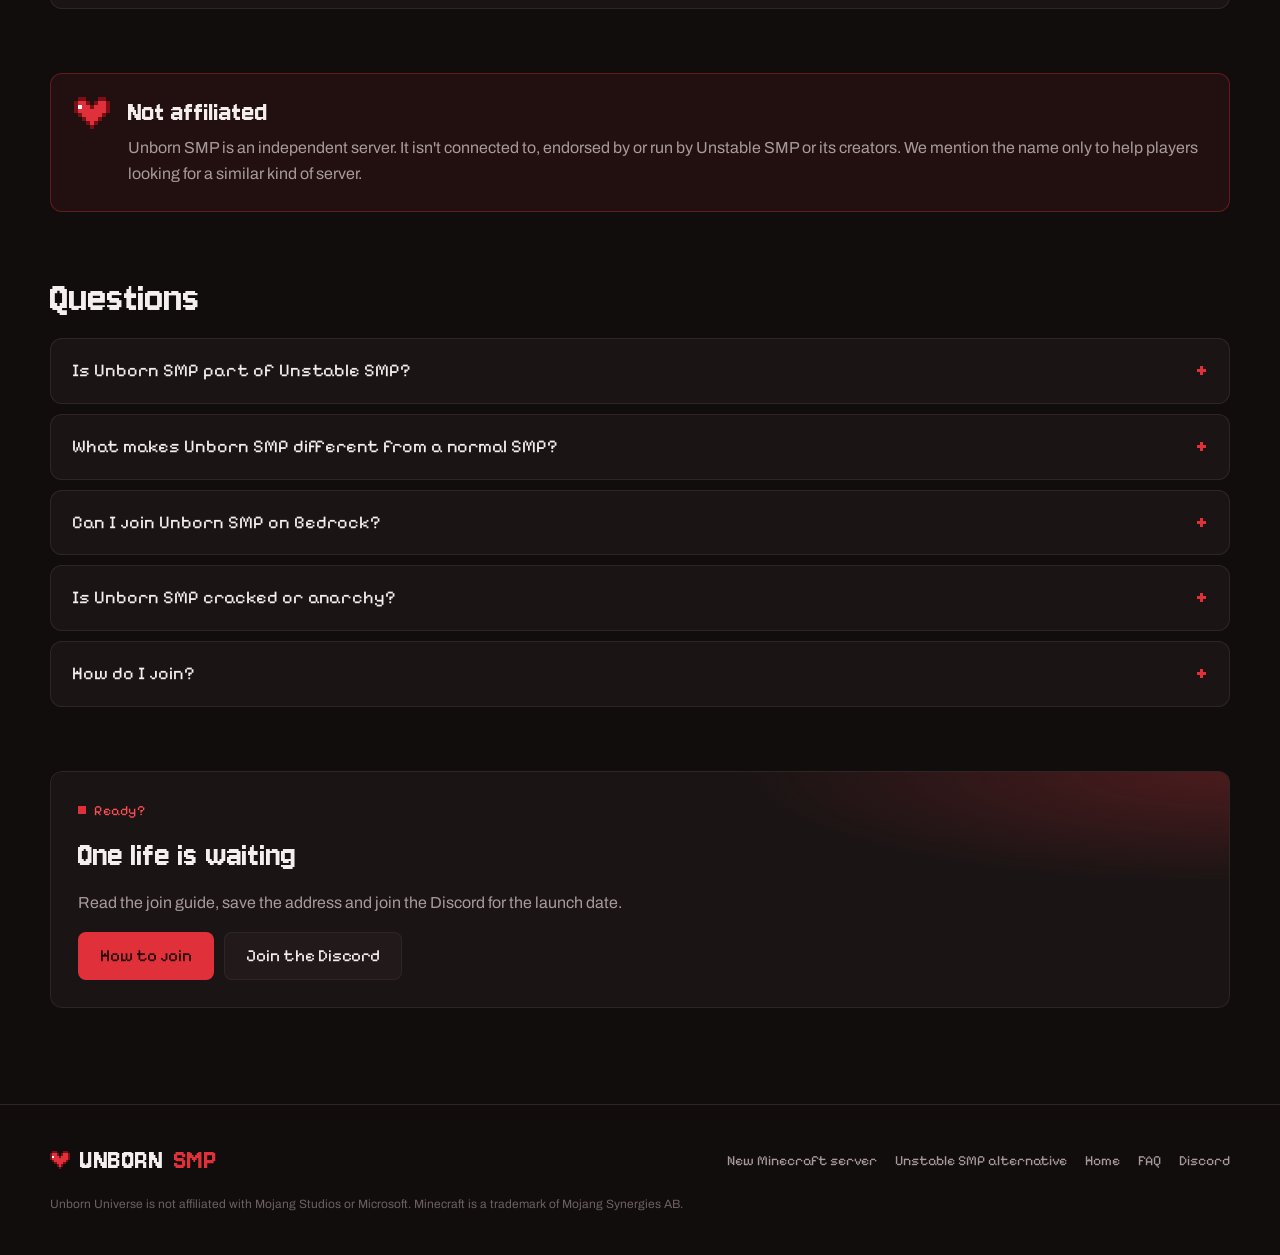
<file: unstable-smp-alternative/index.html>
<!doctype html>
<html lang="en">
<head>
<meta charset="utf-8">
<meta name="viewport" content="width=device-width, initial-scale=1, viewport-fit=cover">
<title>Unstable SMP alternative · Unborn SMP, a one-life hardcore server</title>
<meta name="description" content="Looking for an Unstable SMP alternative? Unborn SMP is a public one-life hardcore Minecraft Java server with factions, wars and permanent death. IP: play.unbornsmp.online.">
<link rel="canonical" href="https://unbornsmp.online/unstable-smp-alternative/">
<meta name="robots" content="index, follow, max-image-preview:large">
<meta property="og:type" content="article">
<meta property="og:site_name" content="Unborn SMP">
<meta property="og:title" content="Looking for an Unstable SMP alternative? Try Unborn SMP">
<meta property="og:description" content="Looking for an Unstable SMP alternative? Unborn SMP is a public one-life hardcore Minecraft Java server with factions, wars and permanent death. IP: play.unbornsmp.online.">
<meta property="og:url" content="https://unbornsmp.online/unstable-smp-alternative/">
<meta property="og:image" content="https://unbornsmp.online/assets/img/og.jpg">
<meta property="og:image:width" content="1200">
<meta property="og:image:height" content="630">
<meta name="twitter:card" content="summary_large_image">
<meta name="twitter:title" content="Looking for an Unstable SMP alternative? Try Unborn SMP">
<meta name="twitter:description" content="Looking for an Unstable SMP alternative? Unborn SMP is a public one-life hardcore Minecraft Java server with factions, wars and permanent death. IP: play.unbornsmp.online.">
<meta name="twitter:image" content="https://unbornsmp.online/assets/img/og.jpg">
<meta name="theme-color" content="#110d0d">
<script type="application/ld+json">
{
 "@context": "https://schema.org",
 "@graph": [
  {
   "@type": "Organization",
   "@id": "https://unbornsmp.online/#org",
   "name": "Unborn SMP",
   "alternateName": [
    "Unborn Universe",
    "UnbornSMP"
   ],
   "url": "https://unbornsmp.online/",
   "logo": "https://unbornsmp.online/assets/img/logo.png",
   "sameAs": [
    "https://discord.gg/cPBZpdUvG"
   ]
  },
  {
   "@type": "WebPage",
   "url": "https://unbornsmp.online/unstable-smp-alternative/",
   "name": "Unstable SMP alternative · Unborn SMP, a one-life hardcore server",
   "description": "Looking for an Unstable SMP alternative? Unborn SMP is a public one-life hardcore Minecraft Java server with factions, wars and permanent death. IP: play.unbornsmp.online.",
   "about": {
    "@id": "https://unbornsmp.online/#org"
   }
  },
  {
   "@type": "BreadcrumbList",
   "itemListElement": [
    {
     "@type": "ListItem",
     "position": 1,
     "name": "Unborn SMP",
     "item": "https://unbornsmp.online/"
    },
    {
     "@type": "ListItem",
     "position": 2,
     "name": "Unstable SMP alternative",
     "item": "https://unbornsmp.online/unstable-smp-alternative/"
    }
   ]
  },
  {
   "@type": "FAQPage",
   "mainEntity": [
    {
     "@type": "Question",
     "name": "Is Unborn SMP part of Unstable SMP?",
     "acceptedAnswer": {
      "@type": "Answer",
      "text": "No. Unborn SMP is an independent server with its own world, lore and staff. It isn't affiliated with Unstable SMP."
     }
    },
    {
     "@type": "Question",
     "name": "What makes Unborn SMP different from a normal SMP?",
     "acceptedAnswer": {
      "@type": "Answer",
      "text": "You only get one life. If you die, you don't respawn and your name is added to the record of the unborn. Factions, wars and the whole world's history are shaped by that rule."
     }
    },
    {
     "@type": "Question",
     "name": "Can I join Unborn SMP on Bedrock?",
     "acceptedAnswer": {
      "@type": "Answer",
      "text": "Not right now. Unborn SMP is Java Edition 1.21.11 only."
     }
    },
    {
     "@type": "Question",
     "name": "Is Unborn SMP cracked or anarchy?",
     "acceptedAnswer": {
      "@type": "Answer",
      "text": "Neither. A paid Java account is required, and the server has rules, staff and an anticheat to protect each player's one life."
     }
    },
    {
     "@type": "Question",
     "name": "How do I join?",
     "acceptedAnswer": {
      "@type": "Answer",
      "text": "Use the address play.unbornsmp.online in Minecraft Java 1.21.11. The How to join page has the full steps."
     }
    }
   ]
  }
 ]
}
</script>
<link rel="apple-touch-icon" href="/assets/img/apple-touch-icon.png">
<link rel="preconnect" href="https://fonts.googleapis.com">
<link rel="preconnect" href="https://fonts.gstatic.com" crossorigin>
<link rel="stylesheet" href="https://fonts.googleapis.com/css2?family=Jersey+10&family=Pixelify+Sans:wght@400;500;600&family=Archivo:wght@400;500;600&family=IBM+Plex+Mono:wght@400;500&display=swap">
<link rel="stylesheet" href="/assets/site.css">
</head>
<body>

<header class="nav gutter">
  <div class="wrap">
    <a class="brand" href="/"><span class="heart" data-heart="24"></span>UNBORN<b>SMP</b></a>
    <button class="btn btn-ghost btn-sm burger" id="burger" aria-expanded="false" aria-controls="links">Menu</button>
    <nav class="links" id="links" aria-label="Site">
      <a href="/how-to-join/">How to join</a>
      <a href="/#about">About</a>
      <a href="/#record">The record</a>
      <a href="/#community">Community</a>
      <a href="/#faq">FAQ</a>
    </nav>
    <div class="nav-actions">
      <a class="btn btn-ghost btn-sm" href="https://discord.gg/cPBZpdUvG" target="_blank" rel="noopener">Discord</a>
      <a class="btn btn-red btn-sm" href="#steps">Play now</a>
    </div>
  </div>
</header>

<section class="page-head gutter">
  <div class="wrap">
    <span class="eyebrow">Unstable SMP alternative</span>
    <h1>An Unstable SMP alternative with one life</h1>
    <p class="lede">If you like watching story-driven SMPs like Unstable SMP and want a server where your own choices matter, Unborn SMP is a public hardcore SMP you can join. You get one life. What you build, who you fight and how you die become part of the server's story.</p>
    <div class="ip"><code>play.unbornsmp.online</code><button class="btn btn-red" data-copy="play.unbornsmp.online">Copy IP</button></div>
  </div>
</section>

<div class="guide gutter">
  <div class="wrap" style="grid-template-columns:1fr">
    <main>
      <section id="facts">
        <h2>Server facts</h2>
        <div class="needs">
          <div><span>Server IP</span><b>play.unbornsmp.online</b><p>Add it under Multiplayer, then Add Server.</p></div>
          <div><span>Version</span><b>Java 1.21.11</b><p>Java Edition only. Paper server software.</p></div>
          <div><span>Lives</span><b>Exactly one</b><p>No respawns, and no extra lives for sale.</p></div>
          <div><span>Gameplay</span><b>Hardcore SMP</b><p>Survival, building, factions and PvP wars.</p></div>
          <div><span>Fair play</span><b>Server anticheat</b><p>Staff review deaths, and unfair ones can be appealed.</p></div>
          <div><span>Account</span><b>Premium Java</b><p>A paid Minecraft account is required.</p></div>
        </div>
      </section>

      <section id="why">
        <h2>Why players pick Unborn SMP</h2>
        <p class="intro">Unborn SMP is its own server with its own world and lore. It isn't a copy of any series. It was made for players who want an SMP where the stakes are real.</p>
        <ol class="steps">
          <li><div><h3>Every life matters</h3><p>Hardcore rules apply to the whole server. When you die you become unborn and can't play again, so every fight and every trip into the Nether is a real risk.</p></div></li>
          <li><div><h3>You make the story</h3><p>Factions raise armies, take ground and go to war. Nothing is scripted. The server's history is written by the players who live and die in it.</p></div></li>
          <li><div><h3>Anyone can join</h3><p>There's no application or whitelist. Install Java 1.21.11, add <code>play.unbornsmp.online</code> and you're in.</p></div></li>
          <li><div><h3>Fair from day one</h3><p>A server-side anticheat watches for hacks, nothing in the store bypasses the one-life rule, and staff can restore a player who died to a bug.</p></div></li>
        </ol>
      </section>

      <section>
        <div class="warn">
          <span class="heart" data-heart="36"></span>
          <div>
            <h2>Not affiliated</h2>
            <p>Unborn SMP is an independent server. It isn't connected to, endorsed by or run by Unstable SMP or its creators. We mention the name only to help players looking for a similar kind of server.</p>
          </div>
        </div>
      </section>

      <section id="faq">
        <h2>Questions</h2>
        <div class="faq" style="margin:0;max-width:none">
          <details class="q"><summary>Is Unborn SMP part of Unstable SMP?</summary><p>No. Unborn SMP is an independent server with its own world, lore and staff. It isn't affiliated with Unstable SMP.</p></details>
          <details class="q"><summary>What makes Unborn SMP different from a normal SMP?</summary><p>You only get one life. If you die, you don't respawn and your name is added to the record of the unborn. Factions, wars and the whole world's history are shaped by that rule.</p></details>
          <details class="q"><summary>Can I join Unborn SMP on Bedrock?</summary><p>Not right now. Unborn SMP is Java Edition 1.21.11 only.</p></details>
          <details class="q"><summary>Is Unborn SMP cracked or anarchy?</summary><p>Neither. A paid Java account is required, and the server has rules, staff and an anticheat to protect each player's one life.</p></details>
          <details class="q"><summary>How do I join?</summary><p>Use the address <code>play.unbornsmp.online</code> in Minecraft Java 1.21.11. The <a href="/how-to-join/">How to join</a> page has the full steps.</p></details>
        </div>
      </section>

      <section>
        <div class="panel discord-panel">
          <span class="eyebrow">Ready?</span>
          <h3>One life is waiting</h3>
          <p>Read the join guide, save the address and join the Discord for the launch date.</p>
          <div class="row"><a class="btn btn-red" href="/how-to-join/">How to join</a><a class="btn btn-ghost" href="https://discord.gg/cPBZpdUvG" target="_blank" rel="noopener">Join the Discord</a></div>
        </div>
      </section>
    </main>
  </div>
</div>

<footer class="foot gutter">
  <div class="wrap">
    <a class="brand" href="/"><span class="heart" data-heart="20"></span>UNBORN<b>SMP</b></a>
    <nav aria-label="Footer">
      <a href="/new-minecraft-server/">New Minecraft server</a>
      <a href="/unstable-smp-alternative/">Unstable SMP alternative</a>
      <a href="/">Home</a>
      <a href="/#faq">FAQ</a>
      <a href="https://discord.gg/cPBZpdUvG" target="_blank" rel="noopener">Discord</a>
    </nav>
    <p class="fine">Unborn Universe is not affiliated with Mojang Studios or Microsoft. Minecraft is a trademark of Mojang Synergies AB.</p>
  </div>
</footer>

<div class="toast" id="toast" role="status" aria-live="polite"></div>
<script src="/assets/site.js"></script>
</body>
</html>
</file>
<file: assets/site.css>
/* Unborn Universe site styles. Shared by every page.
   Layout: sticky nav, glowing hero split into pitch + server card, stacked sections, footer. */
:root {
  --bg: #110d0d;
  --panel: #1a1414;
  --panel-2: #221a1a;
  --line: #2f2525;
  --ink: #f4eeee;
  --muted: #a89a9a;
  --dim: #6e6060;
  --red: #e0313a;
  --red-hot: #ff4d55;
  --red-deep: #7a0f15;
  --on-red: #1a0607;
  --ok: #4ade80;
  --display: "Jersey 10", "Pixelify Sans", Impact, sans-serif;
  --pixel: "Pixelify Sans", "Courier New", monospace;
  --body: "Archivo", "Helvetica Neue", Arial, sans-serif;
  --mono: "IBM Plex Mono", ui-monospace, Consolas, monospace;
  --r: 8px;
  color-scheme: dark;
}
* { box-sizing: border-box; }
html { scroll-behavior: smooth; }
body { margin: 0; background: var(--bg); color: var(--ink); font-family: var(--body); font-size: 16px; line-height: 1.65; overflow-x: hidden; }
body::before { content: ""; position: fixed; inset: 0 0 auto; height: env(safe-area-inset-top, 0px); z-index: 40; background: var(--bg); }
h1, h2, h3 { margin: 0; text-wrap: balance; font-weight: 400; }
p { margin: 0; }
a { color: inherit; }
button { font: inherit; color: inherit; }
:focus-visible { outline: 2px solid var(--red-hot); outline-offset: 3px; }
.gutter { padding-left: max(20px, env(safe-area-inset-left, 0px)); padding-right: max(20px, env(safe-area-inset-right, 0px)); }
.wrap { max-width: 1180px; margin: 0 auto; }
.heart { display: inline-block; line-height: 0; }
.eyebrow { display: inline-flex; align-items: center; gap: 8px; font-family: var(--pixel); font-size: 14px; color: var(--red-hot); letter-spacing: .04em; }
.eyebrow::before { content: ""; width: 8px; height: 8px; background: var(--red); }

/* buttons */
.btn { display: inline-flex; align-items: center; justify-content: center; gap: 10px; min-height: 48px; padding: 0 22px; border-radius: var(--r); border: 0; cursor: pointer; text-decoration: none; font-family: var(--pixel); font-size: 17px; transition: background .2s, transform .15s, box-shadow .2s; white-space: nowrap; }
.btn:active { transform: translateY(1px); }
.btn-red { background: var(--red); color: var(--on-red); box-shadow: 0 0 0 0 rgba(224,49,58,0); }
.btn-red:hover { background: var(--red-hot); box-shadow: 0 0 28px rgba(224,49,58,.45); }
.btn-ghost { background: var(--panel-2); color: var(--ink); box-shadow: inset 0 0 0 1px var(--line); }
.btn-ghost:hover { background: #2a2020; box-shadow: inset 0 0 0 1px #4a3a3a; }
.btn-sm { min-height: 40px; padding: 0 16px; font-size: 15px; }

/* nav */
.nav { position: sticky; top: env(safe-area-inset-top, 0px); z-index: 30; background: rgba(17,13,13,.85); backdrop-filter: blur(12px); border-bottom: 1px solid var(--line); }
.nav .wrap { display: flex; align-items: center; gap: 24px; min-height: 68px; }
.brand { display: flex; align-items: center; gap: 10px; text-decoration: none; font-family: var(--display); font-size: 30px; line-height: 1; letter-spacing: .02em; }
.brand b { color: var(--red); font-weight: 400; }
.links { display: flex; gap: 4px; flex: 1; }
.links a { padding: 8px 12px; border-radius: var(--r); text-decoration: none; font-family: var(--pixel); font-size: 15px; color: var(--muted); transition: color .2s, background .2s; }
.links a:hover { color: var(--ink); background: var(--panel-2); }
.links a[aria-current="page"] { color: var(--ink); background: var(--panel-2); }
.nav-actions { display: flex; gap: 8px; }
.burger { display: none; margin-left: auto; }
@media (max-width: 880px) {
  .nav .wrap { flex-wrap: wrap; gap: 10px; padding-block: 10px; }
  .burger { display: inline-flex; }
  .links { display: none; order: 3; flex-basis: 100%; flex-direction: column; }
  .links.open { display: flex; }
  .nav-actions { display: none; }
}

/* hero */
.hero { position: relative; overflow: hidden; border-bottom: 1px solid var(--line); }
.hero::before { content: ""; position: absolute; inset: -20% -10% auto; height: 120%; background: radial-gradient(50% 45% at 72% 40%, rgba(224,49,58,.28), transparent 70%), radial-gradient(40% 40% at 10% 0%, rgba(122,15,21,.35), transparent 70%); pointer-events: none; }
.hero::after { content: ""; position: absolute; inset: 0; background-image: linear-gradient(rgba(255,255,255,.025) 1px, transparent 1px), linear-gradient(90deg, rgba(255,255,255,.025) 1px, transparent 1px); background-size: 32px 32px; mask-image: linear-gradient(to bottom, #000 40%, transparent); pointer-events: none; }
.hero .wrap { position: relative; z-index: 1; display: grid; grid-template-columns: 1.25fr .9fr; gap: 56px; align-items: center; padding-block: 88px 96px; }
.hero h1 { font-family: var(--display); font-size: clamp(3.4rem, 8.4vw, 7rem); line-height: .86; letter-spacing: .01em; margin-top: 18px; }
.hero h1 .r { color: var(--red); text-shadow: 0 0 40px rgba(224,49,58,.5); }
.hero .lede { margin-top: 22px; color: var(--muted); font-size: 18px; max-width: 46ch; }
.hero .lede strong { color: var(--ink); font-weight: 600; }
.hero .cta { display: flex; gap: 12px; flex-wrap: wrap; margin-top: 32px; }
@media (max-width: 920px) { .hero .wrap { grid-template-columns: 1fr; gap: 40px; padding-block: 56px 64px; } }

/* server card */
.server { background: linear-gradient(180deg, var(--panel-2), var(--panel)); border-radius: 14px; box-shadow: inset 0 0 0 1px var(--line), 0 30px 80px rgba(0,0,0,.5); padding: 22px; display: flex; flex-direction: column; gap: 18px; min-width: 0; }
.server-top { display: flex; align-items: center; gap: 14px; }
.server-top .icon { width: 56px; height: 56px; border-radius: var(--r); background: var(--bg); display: grid; place-items: center; box-shadow: inset 0 0 0 1px var(--line); flex: none; }
.server-top h2 { font-family: var(--display); font-size: 28px; line-height: 1; }
.server-top p { font-family: var(--pixel); font-size: 14px; color: var(--muted); }
.status { margin-left: auto; display: inline-flex; align-items: center; gap: 6px; padding: 4px 10px; border-radius: 999px; background: rgba(224,49,58,.12); color: var(--red-hot); font-family: var(--pixel); font-size: 13px; white-space: nowrap; }
.status::before { content: ""; width: 7px; height: 7px; border-radius: 50%; background: currentColor; animation: blink 1.6s steps(2) infinite; }
@keyframes blink { 50% { opacity: .25; } }
.stats { display: grid; grid-template-columns: repeat(3, 1fr); gap: 8px; }
.stat { background: var(--bg); border-radius: var(--r); padding: 12px; box-shadow: inset 0 0 0 1px var(--line); }
.stat span { display: block; font-family: var(--pixel); font-size: 12px; color: var(--dim); }
.stat b { font-family: var(--display); font-size: 26px; font-weight: 400; line-height: 1.1; }
.stat b.red { color: var(--red); }
.ip { display: flex; gap: 8px; }
.ip code { flex: 1; min-width: 0; display: flex; align-items: center; padding: 0 14px; min-height: 48px; border-radius: var(--r); background: var(--bg); box-shadow: inset 0 0 0 1px var(--line); font-family: var(--mono); font-size: 15px; overflow-wrap: anywhere; user-select: all; }
@media (max-width: 480px) { .ip { flex-direction: column; } .ip code { overflow-wrap: normal; } }
.server .hearts { display: flex; gap: 3px; flex-wrap: wrap; }
.server small { font-family: var(--pixel); font-size: 13px; color: var(--dim); }

/* stage: centred hero over a world screenshot */
.stage { position: relative; overflow: hidden; border-bottom: 1px solid var(--line); padding-block: 72px 56px; background: var(--bg); }
.stage::before { content: ""; position: absolute; inset: 0; background: url("/assets/img/hero-desert.jpg") center 35% / cover no-repeat; filter: saturate(.85); }
.stage::after { content: ""; position: absolute; inset: 0; background: radial-gradient(55% 50% at 50% 40%, rgba(17,13,13,.5), rgba(17,13,13,.2) 75%), linear-gradient(180deg, rgba(17,13,13,.25) 0%, rgba(40,8,10,.25) 50%, rgba(17,13,13,.85) 88%, var(--bg) 100%); }
.stage .wrap { position: relative; z-index: 1; display: flex; flex-direction: column; align-items: center; text-align: center; gap: 22px; }
.stage .wrap + .wrap { margin-top: 56px; }

.wordmark { display: grid; grid-template-columns: auto auto; grid-template-areas: "top heart" "bottom bottom"; align-items: center; justify-content: center; column-gap: 14px; font-family: var(--display); line-height: .78; letter-spacing: .02em; }
.wordmark span { display: block; }
.wm-top, .wm-bottom { color: var(--ink); text-shadow: 0 1px 0 #c9bcbc, 0 2px 0 #b3a5a5, 0 3px 0 var(--red-deep), 0 4px 0 var(--red-deep), 0 5px 0 var(--red-deep), 0 6px 0 var(--red-deep), 0 7px 0 #3d070a, 0 8px 0 #3d070a, 0 10px 24px rgba(0,0,0,.7); -webkit-text-stroke: 1px rgba(0,0,0,.35); }
.wm-top { grid-area: top; font-size: clamp(3.4rem, 10vw, 7.6rem); }
.wm-bottom { grid-area: bottom; font-size: clamp(3.1rem, 9.2vw, 7rem); color: var(--red); text-shadow: 0 1px 0 #c22830, 0 2px 0 #a81f26, 0 3px 0 #7a0f15, 0 4px 0 #7a0f15, 0 5px 0 #5a0a0f, 0 6px 0 #5a0a0f, 0 7px 0 #2e0507, 0 8px 0 #2e0507, 0 0 50px rgba(224,49,58,.45), 0 10px 24px rgba(0,0,0,.7); }
.wm-heart { grid-area: heart; filter: drop-shadow(0 6px 0 #3d070a) drop-shadow(0 0 24px rgba(224,49,58,.6)); animation: thump 2.4s ease-in-out infinite; }
@keyframes thump { 0%, 72%, 100% { transform: scale(1); } 78% { transform: scale(1.14); } 86% { transform: scale(1); } 92% { transform: scale(1.07); } }
@media (max-width: 480px) { .wm-heart svg { width: 40px; height: auto; } }

.stage h1 { font-family: var(--display); font-size: clamp(2rem, 4.6vw, 3.6rem); line-height: 1; letter-spacing: .02em; text-transform: uppercase; text-shadow: 0 3px 0 rgba(0,0,0,.6); margin-top: 6px; }
.stage .lede { max-width: 62ch; color: #d9cccc; font-size: 18px; text-shadow: 0 1px 12px rgba(0,0,0,.8); }
.stage .lede strong { color: #fff; font-weight: 600; }

.bigip { display: flex; gap: 10px; width: 100%; max-width: 760px; margin-top: 4px; }
.bigip .field { flex: 1; min-width: 0; display: flex; align-items: center; gap: 14px; min-height: 64px; padding: 0 22px; border-radius: 10px; background: rgba(10,7,7,.82); box-shadow: inset 0 0 0 1px var(--line), 0 10px 30px rgba(0,0,0,.4); backdrop-filter: blur(6px); }
.bigip .caret { color: var(--red); font-size: 14px; }
.bigip code { font-family: var(--pixel); font-size: clamp(18px, 2.4vw, 26px); color: var(--ink); user-select: all; overflow-wrap: anywhere; }
.bigip .btn { min-height: 64px; padding: 0 30px; font-size: 19px; border-radius: 10px; }
.stage .cta { display: flex; gap: 10px; flex-wrap: wrap; justify-content: center; }
.stage .cta .btn { min-height: 54px; padding: 0 24px; font-size: 18px; }
.stage .btn-ghost { background: rgba(26,20,20,.85); }
@media (max-width: 560px) { .bigip { flex-direction: column; } .stage .cta { flex-direction: column; width: 100%; } }

.strip { display: grid; grid-template-columns: repeat(4, 1fr); margin: 0; width: 100%; max-width: 1100px; border-radius: 14px; background: rgba(20,15,15,.88); box-shadow: inset 0 0 0 1px var(--line), 0 20px 50px rgba(0,0,0,.45); backdrop-filter: blur(8px); text-align: left; }
.strip > div { padding: 22px 26px; border-left: 1px solid var(--line); min-width: 0; }
.strip > div:first-child { border-left: 0; }
.strip dt { font-family: var(--pixel); font-size: 14px; letter-spacing: .08em; text-transform: uppercase; color: var(--red-hot); }
.strip dd { margin: 8px 0 0; display: flex; align-items: center; gap: 8px; font-weight: 600; font-size: 17px; overflow-wrap: anywhere; }
@media (max-width: 860px) { .strip { grid-template-columns: 1fr 1fr; } .strip > div:nth-child(3) { border-left: 0; } .strip > div:nth-child(n+3) { border-top: 1px solid var(--line); } }
@media (max-width: 420px) { .strip { grid-template-columns: 1fr; } .strip > div { border-left: 0; } .strip > div + div { border-top: 1px solid var(--line); } }

/* sections */
.sec { padding-block: 96px; border-bottom: 1px solid var(--line); }
.sec-head { display: flex; flex-direction: column; gap: 12px; margin-bottom: 44px; max-width: 680px; }
.sec-head h2 { font-family: var(--display); font-size: clamp(2.4rem, 5vw, 3.8rem); line-height: .95; }
.sec-head p { color: var(--muted); font-size: 17px; }
.center { text-align: center; margin-inline: auto; align-items: center; }

/* steps */
.steps3 { display: grid; grid-template-columns: repeat(3, 1fr); gap: 16px; counter-reset: s; }
.step { position: relative; background: var(--panel); border-radius: 12px; padding: 26px; box-shadow: inset 0 0 0 1px var(--line); display: flex; flex-direction: column; gap: 10px; counter-increment: s; }
.step::before { content: counter(s); font-family: var(--display); font-size: 44px; line-height: 1; color: var(--red); }
.step h3 { font-family: var(--pixel); font-size: 20px; }
.step p { color: var(--muted); font-size: 15px; }
.step code { font-family: var(--mono); font-size: .9em; color: var(--ink); background: var(--bg); padding: 1px 6px; border-radius: 4px; }
@media (max-width: 860px) { .steps3 { grid-template-columns: 1fr; } }

/* features: one tall red card + four */
.bento { display: grid; grid-template-columns: repeat(4, 1fr); grid-auto-rows: minmax(200px, auto); gap: 16px; }
.tile { background: var(--panel); border-radius: 12px; padding: 26px; box-shadow: inset 0 0 0 1px var(--line); display: flex; flex-direction: column; gap: 10px; transition: box-shadow .25s, transform .25s; }
.tile:hover { box-shadow: inset 0 0 0 1px #4a3a3a; transform: translateY(-2px); }
.tile .ico { width: 40px; height: 40px; }
.tile h3 { font-family: var(--pixel); font-size: 21px; margin-top: auto; }
.tile p { color: var(--muted); font-size: 15px; }
.tile.hero-tile { grid-column: span 2; grid-row: span 2; background: radial-gradient(80% 70% at 80% 10%, rgba(255,77,85,.35), transparent 60%), var(--red-deep); box-shadow: none; }
.tile.hero-tile h3 { font-family: var(--display); font-size: clamp(2.4rem, 4.4vw, 3.6rem); line-height: .95; }
.tile.hero-tile p { color: #f3c9cb; font-size: 17px; max-width: 40ch; }
.tile.hero-tile .big-heart { margin-bottom: auto; }
@media (max-width: 980px) { .bento { grid-template-columns: 1fr 1fr; } }
@media (max-width: 560px) { .bento { grid-template-columns: 1fr; } .tile.hero-tile { grid-column: auto; grid-row: auto; } }

/* record + community */
.split { display: grid; grid-template-columns: 1fr 1fr; gap: 16px; }
.panel { background: var(--panel); border-radius: 12px; box-shadow: inset 0 0 0 1px var(--line); padding: 28px; display: flex; flex-direction: column; gap: 16px; min-width: 0; }
.panel h3 { font-family: var(--display); font-size: 36px; line-height: 1; }
.panel > p { color: var(--muted); }
.feed { list-style: none; margin: 0; padding: 0; display: flex; flex-direction: column; gap: 6px; }
.feed li { display: flex; gap: 12px; align-items: baseline; padding: 10px 12px; border-radius: var(--r); background: var(--bg); font-size: 14px; color: var(--muted); }
.feed li .who { font-family: var(--pixel); color: var(--ink); white-space: nowrap; }
.feed li .t { margin-left: auto; font-family: var(--mono); font-size: 12px; color: var(--dim); white-space: nowrap; }
.note { font-family: var(--pixel); font-size: 13px; color: var(--dim); }
.discord-panel { background: radial-gradient(70% 80% at 100% 0%, rgba(224,49,58,.25), transparent 60%), var(--panel); }
.discord-panel .row { display: flex; gap: 10px; flex-wrap: wrap; margin-top: auto; }
.chips { display: flex; gap: 8px; flex-wrap: wrap; }
.chips span { padding: 6px 12px; border-radius: 999px; background: var(--bg); box-shadow: inset 0 0 0 1px var(--line); font-family: var(--pixel); font-size: 13px; color: var(--muted); }
@media (max-width: 860px) { .split { grid-template-columns: 1fr; } }

/* faq */
.faq { display: flex; flex-direction: column; gap: 10px; max-width: 820px; margin-inline: auto; }
.q { background: var(--panel); border-radius: 12px; box-shadow: inset 0 0 0 1px var(--line); }
.q summary { list-style: none; cursor: pointer; display: flex; justify-content: space-between; align-items: center; gap: 16px; padding: 18px 22px; font-family: var(--pixel); font-size: 18px; }
.q summary::-webkit-details-marker { display: none; }
.q summary::after { content: "+"; font-family: var(--display); font-size: 28px; line-height: 1; color: var(--red); transition: transform .25s; }
.q[open] summary::after { transform: rotate(45deg); }
.q p { padding: 0 22px 20px; color: var(--muted); max-width: 64ch; }
.q a { color: var(--red-hot); }
.q code { font-family: var(--mono); font-size: .9em; color: var(--ink); background: var(--bg); padding: 1px 6px; border-radius: 4px; }

/* closing band */
.save { padding-block: 88px; }
.save .box { position: relative; overflow: hidden; border-radius: 16px; padding: 48px; background: radial-gradient(60% 90% at 50% 120%, rgba(224,49,58,.45), transparent 70%), var(--panel); box-shadow: inset 0 0 0 1px var(--line); display: flex; flex-direction: column; align-items: center; text-align: center; gap: 20px; }
.save h2 { font-family: var(--display); font-size: clamp(2.4rem, 6vw, 4.6rem); line-height: .9; }
.save p { color: var(--muted); max-width: 48ch; }
.save .ip { width: 100%; max-width: 520px; }
@media (max-width: 560px) { .save .box { padding: 32px 20px; } }

/* footer */
.foot { border-top: 1px solid var(--line); padding-block: 40px; }
.foot .wrap { display: flex; justify-content: space-between; align-items: center; gap: 20px; flex-wrap: wrap; }
.foot nav { display: flex; gap: 18px; flex-wrap: wrap; }
.foot nav a { text-decoration: none; font-family: var(--pixel); font-size: 14px; color: var(--muted); }
.foot nav a:hover { color: var(--ink); }
.foot .fine { flex-basis: 100%; font-size: 12px; color: var(--dim); }

/* guide page */
.page-head { padding-block: 72px 48px; border-bottom: 1px solid var(--line); position: relative; overflow: hidden; }
.page-head::before { content: ""; position: absolute; inset: -40% -10% auto 30%; height: 160%; background: radial-gradient(50% 50% at 60% 40%, rgba(224,49,58,.22), transparent 70%); pointer-events: none; }
.page-head .wrap { position: relative; display: flex; flex-direction: column; gap: 18px; }
.page-head h1 { font-family: var(--display); font-size: clamp(3rem, 7vw, 5.6rem); line-height: .9; }
.page-head .lede { color: var(--muted); font-size: 18px; max-width: 56ch; }
.page-head .ip { max-width: 560px; }
.guide { padding-block: 56px 96px; }
.guide .wrap { display: grid; grid-template-columns: 1fr 230px; gap: 56px; align-items: start; }
.guide main { display: flex; flex-direction: column; gap: 64px; min-width: 0; }
.toc { position: sticky; top: calc(env(safe-area-inset-top, 0px) + 92px); display: flex; flex-direction: column; gap: 4px; }
.toc span { font-family: var(--pixel); font-size: 13px; color: var(--dim); margin-bottom: 6px; }
.toc a { padding: 6px 10px; border-radius: var(--r); text-decoration: none; font-size: 14px; color: var(--muted); }
.toc a:hover { background: var(--panel-2); color: var(--ink); }
@media (max-width: 900px) { .guide .wrap { grid-template-columns: 1fr; } .toc { display: none; } }
.guide h2 { font-family: var(--display); font-size: clamp(2rem, 4vw, 2.8rem); line-height: 1; margin-bottom: 18px; }
.guide .intro { color: var(--muted); max-width: 64ch; margin-bottom: 22px; }
.needs { display: grid; grid-template-columns: repeat(3, 1fr); gap: 12px; }
.needs div { background: var(--panel); border-radius: 12px; padding: 20px; box-shadow: inset 0 0 0 1px var(--line); display: flex; flex-direction: column; gap: 4px; }
.needs span { font-family: var(--pixel); font-size: 13px; color: var(--dim); }
.needs b { font-family: var(--pixel); font-weight: 500; font-size: 18px; }
.needs p { color: var(--muted); font-size: 14px; }
@media (max-width: 640px) { .needs { grid-template-columns: 1fr; } }
.steps { list-style: none; margin: 0; padding: 0; display: flex; flex-direction: column; gap: 10px; counter-reset: s; }
.steps li { counter-increment: s; display: grid; grid-template-columns: 52px 1fr; gap: 16px; background: var(--panel); border-radius: 12px; padding: 20px; box-shadow: inset 0 0 0 1px var(--line); }
.steps li::before { content: counter(s); display: grid; place-items: center; width: 44px; height: 44px; border-radius: var(--r); background: var(--red); color: var(--on-red); font-family: var(--display); font-size: 28px; }
.steps h3 { font-family: var(--pixel); font-size: 19px; margin-bottom: 4px; }
.steps p { color: var(--muted); }
.steps code { font-family: var(--mono); font-size: .9em; color: var(--ink); background: var(--bg); padding: 1px 6px; border-radius: 4px; }
.warn { display: flex; gap: 18px; align-items: flex-start; background: rgba(224,49,58,.08); border-radius: 12px; padding: 24px; box-shadow: inset 0 0 0 1px rgba(224,49,58,.35); }
.warn h2 { font-size: 30px; margin-bottom: 8px; }
.warn p { color: var(--muted); }

.toast { position: fixed; left: 50%; bottom: calc(24px + env(safe-area-inset-bottom, 0px)); transform: translate(-50%, 16px); opacity: 0; z-index: 60; background: var(--red); color: var(--on-red); padding: 12px 18px; border-radius: var(--r); font-family: var(--pixel); font-size: 16px; transition: opacity .25s, transform .25s; pointer-events: none; }
.toast.on { opacity: 1; transform: translate(-50%, 0); }

.reveal { animation: rise .9s cubic-bezier(.2,.7,.1,1) both; }
.reveal.d1 { animation-delay: .1s; } .reveal.d2 { animation-delay: .2s; } .reveal.d3 { animation-delay: .3s; } .reveal.d4 { animation-delay: .45s; }
/* transform only, so text is never left invisible if the animation is paused */
@keyframes rise { from { transform: translateY(12px); } }

@media (prefers-reduced-motion: reduce) { *, *::before, *::after { animation: none !important; transition: none !important; } html { scroll-behavior: auto; } }
</file>
